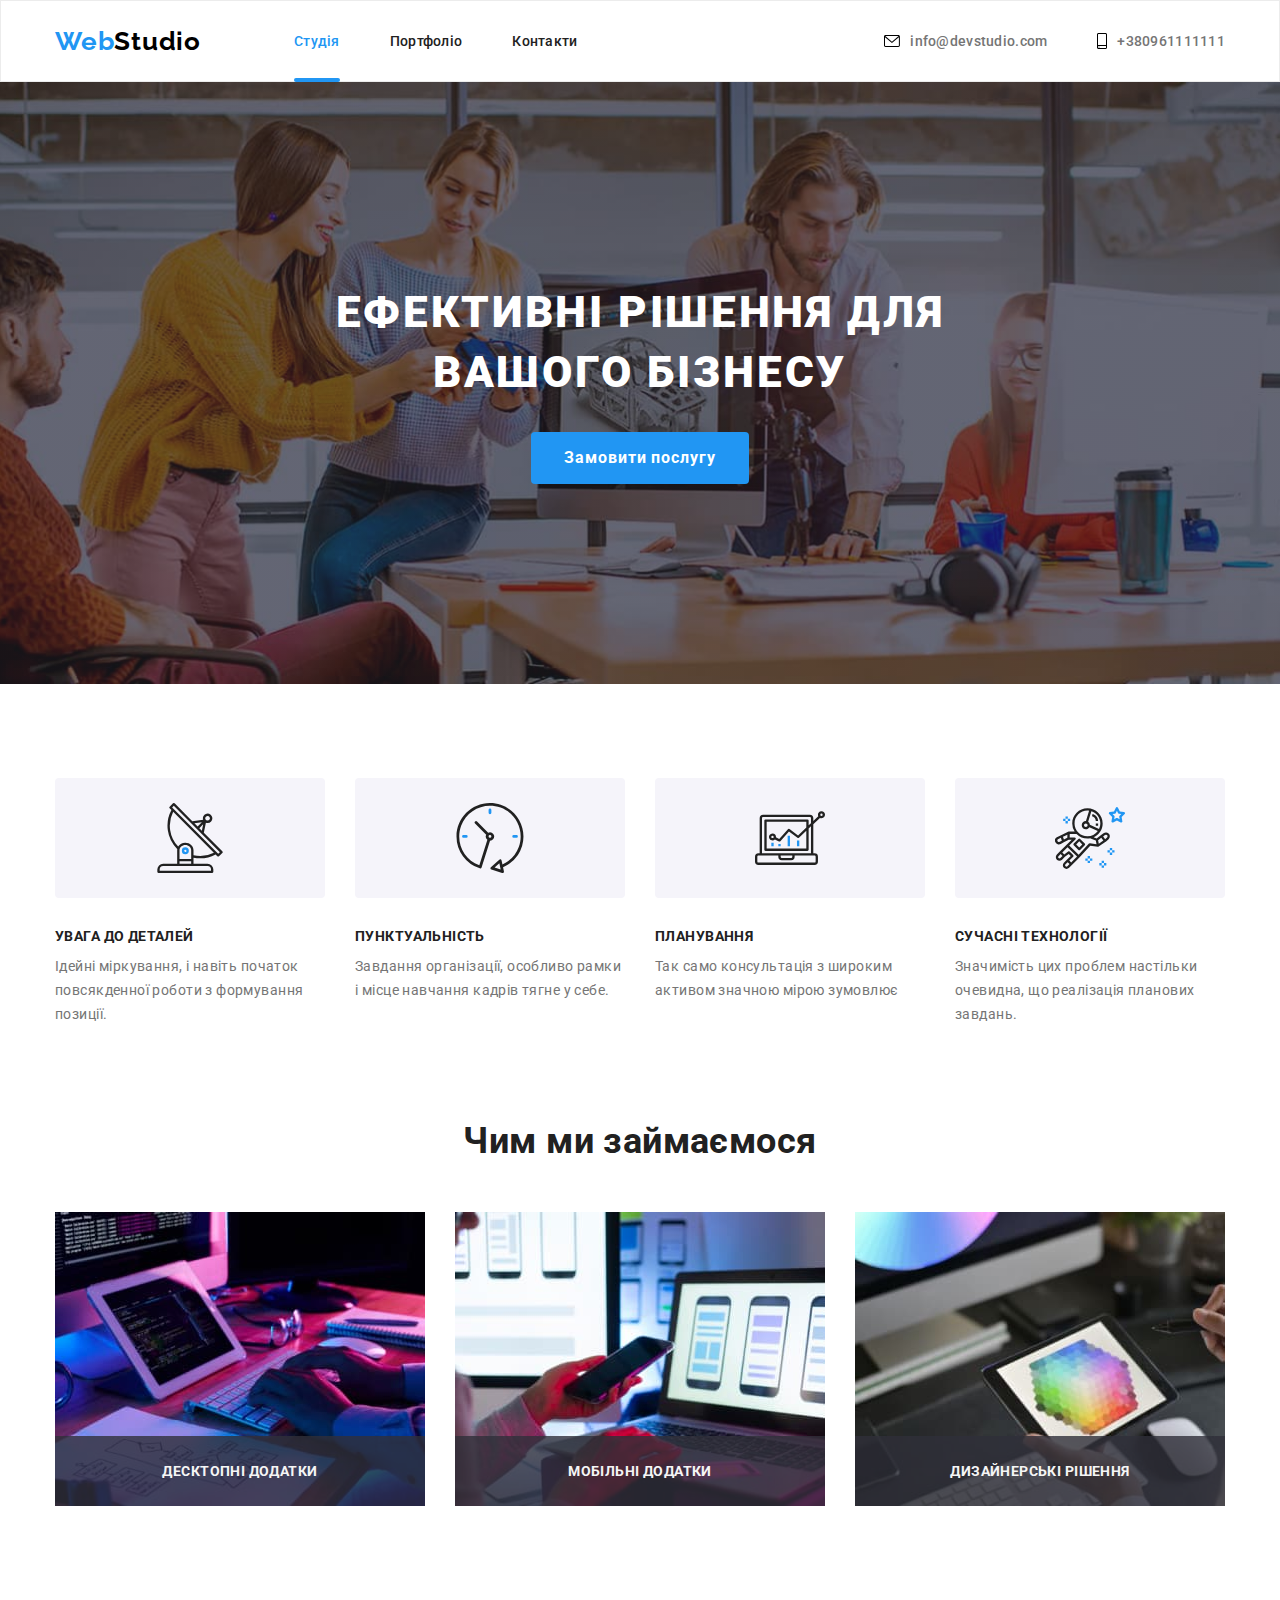
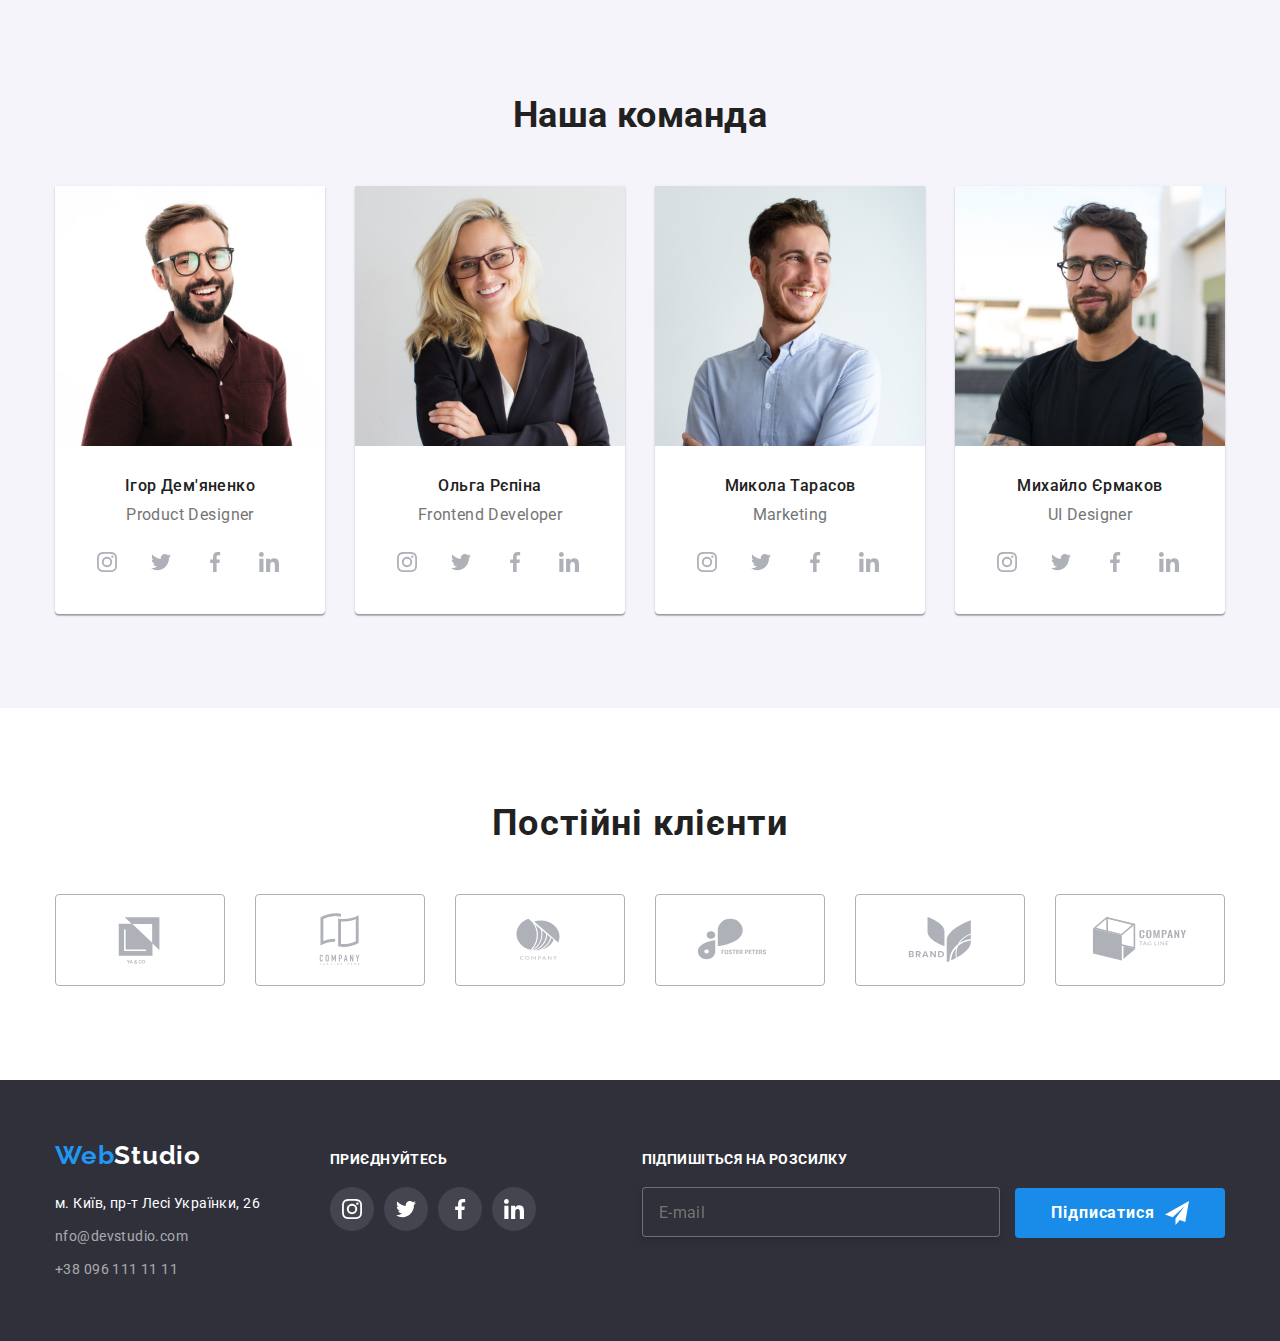
<file: index.html>
<!DOCTYPE html>
<html lang="uk">
  <head>
    <meta charset="UTF-8" />
    <meta http-equiv="X-UA-Compatible" content="IE=edge" />
    <meta name="viewport" content="width=device-width, initial-scale=1.0" />
    <title>WebStudio</title>
    <link rel="preconnect" href="https://fonts.googleapis.com" />
    <link rel="preconnect" href="https://fonts.gstatic.com" crossorigin />
    <link href="https://fonts.googleapis.com/css2?family=Raleway:wght@700&family=Roboto:wght@400;500;700;900&family=Tangerine:wght@700&display=swap" rel="stylesheet" />
    <link rel="stylesheet" href="https://cdnjs.cloudflare.com/ajax/libs/modern-normalize/1.1.0/modern-normalize.min.css" />
    <link rel="stylesheet" href="./css/styles.css" />
  </head>
  <body class="page">
    <header class="header">
      <div class="container main-nav">
        <a lang="en" class="logo link" href="./index.html" target="_self" rel="noopener noreferrer"> Web<span class="logo-header">Studio</span> </a>
        <nav class="nav">
          <ul class="nav-list list">
            <li class="nav-item">
              <a class="nav-link current link" href="./index.html" target="_self" rel="noopener noreferrer" > Студія </a>
            </li>
            <li class="nav-item">
              <a class="nav-link link" href="./portfolio.html" target="_self" rel="noopener noreferrer"> Портфоліо </a>
            </li>
            <li class="nav-item"><a class="nav-link link" href="#">Контакти</a></li>
          </ul>
        </nav>
        <ul class="header-contacts list">
          <li class="contacts-item">
            <a class="link header-link com" href="mailto:info@devstudio.com"
              ><svg class="header-icon" width="16" height="12">
                <use href="./images/icons.svg#envelope"></use></svg
              >info@devstudio.com</a
            >
          </li>
          <li class="contacts-item">
            <a class="link header-link tel" href="tel:+380961111111"
              ><svg class="header-icon" width="10" height="16">
                <use href="./images/icons.svg#smartphone"></use></svg
              >+380961111111</a
            ></li
          >
        </ul>
      </div>
    </header>
    <main class="main">
      <section class="hero main-foto">
        <div class="container">
          <h1 class="hero-title">Ефективні рішення для вашого бізнесу</h1>
          <button class="hero-button" data-modal-open type="button" value="">Замовити послугу</button>
        </div>
        <!-- Modal -->
        <div class="backdrop is-hidden" data-modal>
          <div class="modal">
            <button type="button" class="modal-btn" data-modal-close>
              <svg class="modal-icon" width="18" height="18">
                <use href="./images/icons.svg#cross"></use>
              </svg>
            </button>

            <form class="register-form" name="register-form">
              <strong class="register-form-title">Залиште свої дані, ми вам передзвонимо</strong>
    
              <div class="register-form-group" role="group">
                <label class="register-form-field">
                  <span class="register-form-label">Ім'я</span>
                  <input class="register-form-input" type="text" name="" required minlength="3"/>
                  <svg class="register-form-icon" width="18" height="18">
                    <use href="./images/icons.svg#person"></use>
                  </svg>
                </label>
    
                <label class="register-form-field">
                  <span class="register-form-label">Телефон</span>
                  <input class="register-form-input" type="text" name="" required/>
                  <svg class="register-form-icon" width="18" height="18">
                    <use href="./images/icons.svg#phone"></use>
                  </svg>
                </label>
    
                <label class="register-form-field">
                  <span class="register-form-label">Пошта</span>
                  <input class="register-form-input" type="email" name="" required/>
                  <svg class="register-form-icon" width="18" height="18">
                    <use href="./images/icons.svg#email"></use>
                  </svg>
                </label>
    
                <label class="register-form-field">
                  <span class="register-form-label">Коментар</span>
                  <textarea class="register-form-massage"name="" rows="5" placeholder="Введіть текст"></textarea>
                </label>
              </div>
    
              <label class="register-form-agreement">
                <input class="register-form-checkbox" type="checkbox" name="" id="" />
                <svg class="register-form-icons visually-hidden" width="16" height="15">
                  <use class="icon-unchecked" href="./images/icons.svg#Vector"></use>
                </svg>
                <span class="register-form-desk">Погоджуюся з розсилкою та приймаю 
                  <a class="register-form-link" href="">Умови договору</a></span>
              </label>
    
              <button class="register-form-btn" type="submit">Відправити</button>
            </form>
          </div>
        </div>
      </section>
      <!--features-->

      <section class="features">
        <div class="container">
          <h2 class="visually-hidden">Ососбливості</h2>
          <ul class="features-list list">
            <li class="features-item">
              <div class="features-link">
                <svg class="features-icon" width="70" height="70">
                  <use href="./images/icons.svg#antenna"></use>
                </svg>
              </div>
              <h3 class="features-subtitle">Увага до деталей</h3>
              <p class="text"> Ідейні міркування, і навіть початок повсякденної роботи з формування позиції. </p>
            </li>
            <li class="features-item">
              <div class="features-link">
                <svg class="features-icon" width="70" height="70">
                  <use href="./images/icons.svg#clock"></use>
                </svg>
              </div>
              <h3 class="features-subtitle">Пунктуальність</h3>
              <p class="text"> Завдання організації, особливо рамки і місце навчання кадрів тягне у себе. </p>
            </li>
            <li class="features-item">
              <div class="features-link">
                <svg class="features-icon" width="70" height="70">
                  <use href="./images/icons.svg#diagram"></use>
                </svg>
              </div>
              <h3 class="features-subtitle">Планування</h3>
              <p class="text">Так само консультація з широким активом значною мірою зумовлює</p>
            </li>
            <li class="features-item">
              <div class="features-link">
                <svg class="features-icon" width="70" height="70">
                  <use href="./images/icons.svg#astronaut"></use>
                </svg>
              </div>
              <h3 class="features-subtitle">Сучасні технології</h3>
              <p class="text"> Значимість цих проблем настільки очевидна, що реалізація планових завдань. </p>
            </li>
          </ul>
        </div>
      </section>
      <!-- about-->
      <section class="about">
        <div class="container">
          <h2 class="about-title">Чим ми займаємося</h2>
          <ul class="about-list list">
            <li class="about-item">
              <div class="about-schild">
                <p class="schild">
                  Десктопні додатки
                </p>
              </div>
              <img class="img about" src="./images/about/img1.jpg" alt="Пишемо код" width="370" height="294" />
            </li>
            <li class="about-item">
              <div class="about-schild">
                <p class="schild">
                  Мобільні додатки
                </p>
              </div>
              <img class="img about" src="./images/about/img2.jpg" alt="Создаэмо дизайн" width="370" height="294" />
            </li>
            <li class="about-item">
              <div class="about-schild">
                <p class="schild">
                  Дизайнерські рішення
                </p>
              </div>
              <img class="img about" src="./images/about/img3.jpg" alt="Синхранізуємо девайси" width="370" height="294" />
            </li>
          </ul>
        </div>
      </section>

      <!-- our team-->
      <section class="team">
        <div class="container">
          <h2 class="team-title">Наша команда</h2>
          <ul class="team-list list">
            <li class="team-item">
              <img class="img" src="./images/our-team/img1.jpg" alt="світловолосий чоловік" width="270" height="260" />
              <div class="cont-card">
                <h3 class="team-name">Ігор Дем'яненко</h3>
                <p class="team-aside" lang="en">Product Designer</p>
                <ul class="team-social list">
                  <li class="team-social-item list">
                    <a class="team-social-item-link" href="https://instagram.com" target="_blank" rel="noopener noreferrer" aria-label="Instagram">
                      <svg class="icon-link" width="20" height="20"><use href="./images/icons.svg#instagram"></use></svg>
                    </a>
                  </li>
                  <li class="team-social-item">
                    <a class="team-social-item-link" href="#">
                      <svg class="icon-link" width="20" height="20"><use href="./images/icons.svg#twitter"></use></svg>
                    </a>
                  </li>
                  <li class="team-social-item">
                    <a class="team-social-item-link" href="https://facebook.com" target="_blank" rel="noopener noreferrer" aria-label="Facebook">
                      <svg class="icon-link" width="20" height="20"><use href="./images/icons.svg#facebook"></use></svg>
                    </a>
                  </li>
                  <li class="team-social-item">
                    <a class="team-social-item-link" href="https://linkedin.com" target="_blank" rel="noopener noreferrer" aria-label="linkedin">
                      <svg class="icon-link" width="20" height="20"><use href="./images/icons.svg#linkedin"></use></svg>
                    </a>
                  </li>
                </ul>
              </div>
            </li>
            <li class="team-item">
              <img class="img" src="./images/our-team/img2.jpg" alt="жінка в чорному жакеті" width="270" height="260" />
              <div class="cont-card">
                <h3 class="team-name">Ольга Рєпіна</h3>
                <p class="team-aside" lang="en">Frontend Developer</p>
                <ul class="team-social list">
                  <li class="team-social-item list">
                    <a class="team-social-item-link" href="https://instagram.com" target="_blank" rel="noopener noreferrer" aria-label="Instagram">
                      <svg class="icon-link" width="20" height="20"><use href="./images/icons.svg#instagram"></use></svg>
                    </a>
                  </li>
                  <li class="team-social-item">
                    <a class="team-social-item-link" href="https://twitter.com" target="_blank" rel="noopener noreferrer" aria-label="Twitter">
                      <svg class="icon-link" width="20" height="20"><use href="./images/icons.svg#twitter"></use></svg>
                    </a>
                  </li>
                  <li class="team-social-item">
                    <a class="team-social-item-link" href="https://facebook.com" target="_blank" rel="noopener noreferrer" aria-label="Facebook">
                      <svg class="icon-link" width="20" height="20"><use href="./images/icons.svg#facebook"></use></svg>
                    </a>
                  </li>
                  <li class="team-social-item">
                    <a class="team-social-item-link" href="https://linkedin.com" target="_blank" rel="noopener noreferrer" aria-label="linkedin">
                      <svg class="icon-link" width="20" height="20"><use href="./images/icons.svg#linkedin"></use></svg>
                    </a>
                  </li>
                </ul>
              </div>
            </li>
            <li class="team-item">
              <img class="img" src="./images/our-team/img3.jpg" alt="чоловік в білій сорочці" width="270" height="260" />
              <div class="cont-card">
                <h3 class="team-name">Микола Тарасов</h3>
                <p class="team-aside" lang="en">Marketing</p>
                <ul class="team-social list">
                  <li class="team-social-item list">
                    <a class="team-social-item-link" href="https://instagram.com" target="_blank" rel="noopener noreferrer" aria-label="Instagram">
                      <svg class="icon-link" width="20" height="20"><use href="./images/icons.svg#instagram"></use></svg>
                    </a>
                  </li>
                  <li class="team-social-item">
                    <a class="team-social-item-link" href="https://twitter.com" target="_blank" rel="noopener noreferrer" aria-label="Twitter">
                      <svg class="icon-link" width="20" height="20"><use href="./images/icons.svg#twitter"></use></svg>
                    </a>
                  </li>
                  <li class="team-social-item">
                    <a class="team-social-item-link" href="https://facebook.com" target="_blank" rel="noopener noreferrer" aria-label="Facebook">
                      <svg class="icon-link" width="20" height="20"><use href="./images/icons.svg#facebook"></use></svg>
                    </a>
                  </li>
                  <li class="team-social-item">
                    <a class="team-social-item-link" href="https://linkedin.com" target="_blank" rel="noopener noreferrer" aria-label="linkedin">
                      <svg class="icon-link" width="20" height="20"><use href="./images/icons.svg#linkedin"></use></svg>
                    </a>
                  </li>
                </ul>
              </div>
            </li>
            <li class="team-item">
              <img class="img" src="./images/our-team/img4.jpg" alt="темноволосий чоловік в окулярах" width="270" height="260" />
              <div class="cont-card">
                <h3 class="team-name">Михайло Єрмаков</h3>
                <p class="team-aside" lang="en">UI Designer</p>
                <ul class="team-social list">
                  <li class="team-social-item list">
                    <a class="team-social-item-link" href="https://instagram.com" target="_blank" rel="noopener noreferrer" aria-label="Instagram">
                      <svg class="icon-link" width="20" height="20"><use href="./images/icons.svg#instagram"></use></svg>
                    </a>
                  </li>
                  <li class="team-social-item">
                    <a class="team-social-item-link" href="https://twitter.com" target="_blank" rel="noopener noreferrer" aria-label="Twitter">
                      <svg class="icon-link" width="20" height="20"><use href="./images/icons.svg#twitter"></use></svg>
                    </a>
                  </li>
                  <li class="team-social-item">
                    <a class="team-social-item-link" href="https://facebook.com" target="_blank" rel="noopener noreferrer" aria-label="Facebook">
                      <svg class="icon-link" width="20" height="20"><use href="./images/icons.svg#facebook"></use></svg>
                    </a>
                  </li>
                  <li class="team-social-item">
                    <a class="team-social-item-link" href="https://linkedin.com" target="_blank" rel="noopener noreferrer" aria-label="linkedin">
                      <svg class="icon-link" width="20" height="20"><use href="./images/icons.svg#linkedin"></use></svg>
                    </a>
                  </li>
                </ul>
              </div>
            </li>
          </ul>
        </div>
      </section>
      <section class="section section-client">
        <div class="container">
          <h2 class="studio-clients">Постійні клієнти</h2>
          <ul class="client-logo list">
            <li class="client-item">
              <a class="client-link" href="#"><svg class="client-icon" width="106" height="60"><use href="./images/icons.svg#Logo"></use></svg>
              </a>
            </li>
            <li class="client-item">
              <a class="client-link" href="#"><svg class="client-icon" width="106" height="60"><use href="./images/icons.svg#Logo-1"></use></svg>
              </a>
            </li>
            <li class="client-item">
              <a class="client-link" href="#"><svg class="client-icon" width="106" height="60"><use href="./images/icons.svg#Logo-2"></use></svg>
              </a>
            </li>
            <li class="client-item">
              <a class="client-link" href="#"
                ><svg class="client-icon" width="106" height="60"><use href="./images/icons.svg#Logo-3"></use></svg>
              </a>
            </li>
            <li class="client-item">
              <a class="client-link" href="#"
                ><svg class="client-icon" width="106" height="60"><use href="./images/icons.svg#Logo-4"></use></svg>
              </a>
            </li>
            <li class="client-item">
              <a class="client-link" href="#"><svg class="client-icon" width="106" height="60"><use href="./images/icons.svg#Logo-5"></use></svg>
              </a>
            </li>
          </ul>
        </div>
      </section>
    </main>

    <footer class="footer">
      <div class="container container-footer">
        <div class="contact-footer">
          <a lang="en" class="logo-container-footer link" href="./index.html" target="_self" rel="noopener noreferrer"> Web<span class="logo-footer">Studio</span> </a>
          <address class="adress">
            <ul class="address-list list">
              <li class="address-item">
                <a class="link" href="https://goo.gl/maps/aSpXMpWNMVP75BuT6" target="_blank" rel="noopener no referrer"> м. Київ, пр-т Лесі Українки, 26 </a>
              </li>
              <li class="address-item-com">
                <a class="link" href="mailto:info@devstudio.com">nfo@devstudio.com</a>
              </li>
              <li class="address-item-tel">
                <a class="link" href="tel:+380961111111">+38 096 111 11 11</a>
              </li>
            </ul>
          </address>
        </div>

        <div class="goin">
          <p class="footer-goin">приєднуйтесь</p>
          <ul class="goin-list list">
            <li class="going-link">
              <a class="socials-link-footer" href="https://instagram.com" target="_blank" rel="noopener noreferrer" aria-label="Instagram">
                <svg class="icon-link" width="20" height="20"><use href="./images/icons.svg#instagram"></use></svg>
              </a>
            </li>
            <li class="going-link">
              <a class="socials-link-footer" href="https://twitter.com" target="_blank" rel="noopener noreferrer" aria-label="Twitter">
                <svg class="icon-link" width="20" height="20"><use href="./images/icons.svg#twitter"></use></svg>
              </a>
            </li>
            <li class="going-link">
              <a class="socials-link-footer" href="https://facebook.com" target="_blank" rel="noopener noreferrer" aria-label="Facebook">
                <svg class="icon-link" width="20" height="20"><use href="./images/icons.svg#facebook"></use></svg>
              </a>
            </li>
            <li>
              <a class="socials-link-footer" href="https://linkedin.com" target="_blank" rel="noopener noreferrer" aria-label="linkedin">
                <svg class="icon-link" width="20" height="20"><use href="./images/icons.svg#linkedin"></use></svg>
              </a>
            </li>
          </ul>
        </div>
        <div class="footer-form">
          <p class="footer-form-p">Підпишіться на розсилку</p>
          <div class="footer-form-flex">
            <form action="#" class="footer-form-relativ">
              <label class="mail">
              <input type="email" name="email" class="footer-form-email" placeholder="E-mail" />
              </label>
              <button type="submit" class="footer-form-button">
                Підписатися
                <svg class="footer-form-img" width="24" height="24" >
                  <use  href="./images/icons.svg#icon-send"></use>
                </svg>
              </button>
            </form>
          </div>
        </div>
      </div>
    </footer>
    <script src="./js/modal.js"></script>
  </body>
</html>
</file>
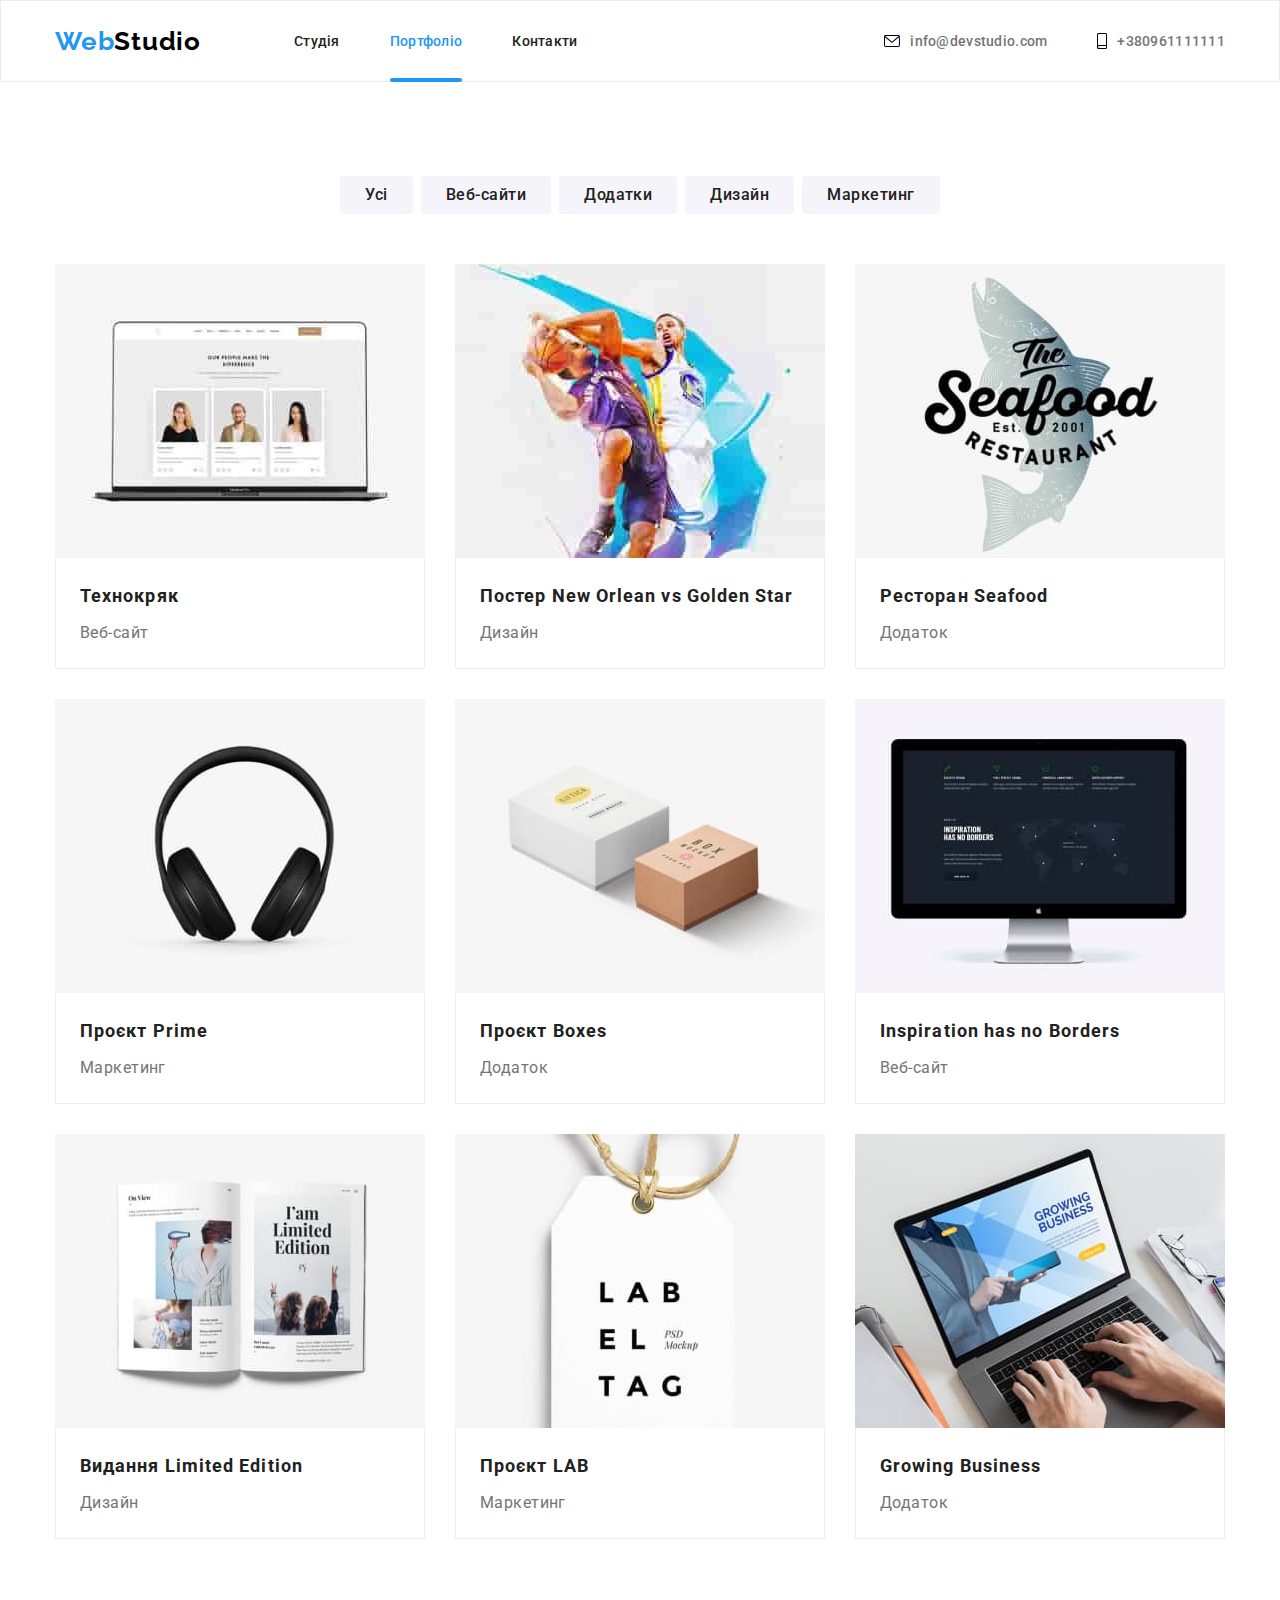
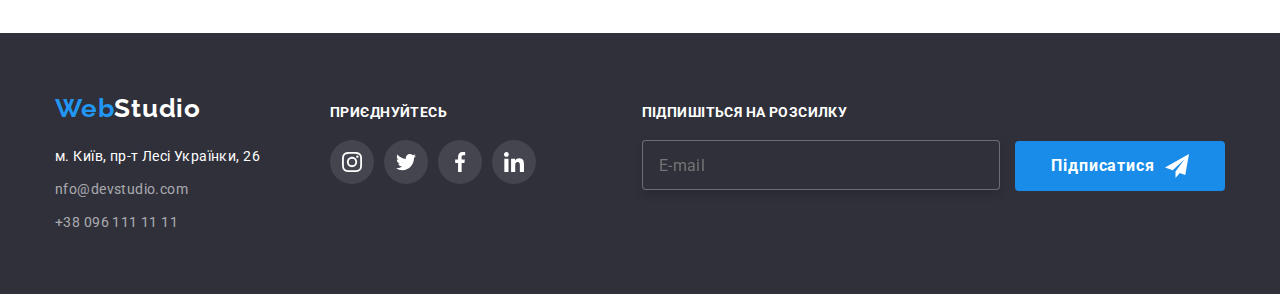
<file: portfolio.html>
<!DOCTYPE html>
<html lang="uk">
  <head>
    <meta charset="UTF-8" />
    <meta http-equiv="X-UA-Compatible" content="IE=edge" />
    <meta name="viewport" content="width=device-width, initial-scale=1.0" />
    <title>WebStudio</title>
    <link rel="preconnect" href="https://fonts.googleapis.com" />
    <link rel="preconnect" href="https://fonts.gstatic.com" crossorigin />
    <link
      href="https://fonts.googleapis.com/css2?family=Raleway:wght@700&family=Roboto:wght@400;500;700;900&family=Tangerine:wght@700&display=swap"
      rel="stylesheet"
    />
    <link
      rel="stylesheet"
      href="https://cdnjs.cloudflare.com/ajax/libs/modern-normalize/1.1.0/modern-normalize.min.css"
    />
    <link rel="stylesheet" href="./css/styles.css" />
  </head>
  <body class="page">
    <header class="header">
      <div class="container main-nav">
      <a lang="en" class="logo link" href="./index.html" target="_self" rel="noopener noreferrer">
        Web<span class="logo-header">Studio</span>
      </a>
      <nav class="nav">
        <ul class="nav-list list">
          <li class="nav-item">
            <a class="link nav-link" href="./index.html" target="_self" rel="noopener noreferrer">
              Студія
            </a>
          </li>
          <li class="nav-item">
            <a class="link  nav-link current" href="./portfolio.html" target="_self" rel="noopener noreferrer">
              Портфоліо
            </a>
          </li>
          <li class="nav-item"><a class="link nav-link" href="#">Контакти</a></li>
        </ul>
      </nav>
      <ul class="header-contacts list">
        <li class="contacts-item ">
          <a class="link header-link com" href="mailto:info@devstudio.com"><svg class="header-icon" width="16" height="12">
            <use href="./images/icons.svg#envelope"></use></svg
          >info@devstudio.com</a>
        </li>
        <li class="contacts-item ">
          <a class="link header-link tel" href="tel:+380961111111"><svg class="header-icon" width="10" height="16">
            <use href="./images/icons.svg#smartphone"></use></svg
          >+380961111111</a></li>
      </ul>
         </div>
    </header>
  <main class="main">
    <section class="portfolio">
      <div class="container">
      <h1 class="visually-hidden">наші послуги</h1>
      <ul class="portfolio-button list">
        <li><button class="portfolio-btn" type="button">Усі</button></li>
        <li><button class="portfolio-btn" type="button">Веб-сайти</button></li>
        <li><button class="portfolio-btn" type="button">Додатки</button></li>
        <li><button class="portfolio-btn" type="button">Дизайн</button></li>
        <li><button class="portfolio-btn" type="button">Маркетинг</button></li>
      </ul>
      <ul class="portfolio-list list">
        <li class="portfolio-item">
          <a class="portfolio-card-item-link" href="#">
          <div class="anime-card">
            <img class="img" src="./images/portfolio/img1.jpg" alt="три робітники" width="370" height="294" />
           <p class="text-card-anime">Ресурс пропонує комплексні пропозиції з різним рівнем функціоналу та сервісів. Все це дозволить відвідувачу отримати вичерпні відомості про компанію чи приватну особу.
           </p>
          </div>
          <div class="text-card">
          <h2 class="portfolio-heading">Технокряк</h2>
          <p class="portfolio-desc">Веб-сайт</p>
          </div>
          </a>
        </li>
        <li class="portfolio-item">
          <a class="portfolio-card-item-link" href="#">
          <div class="anime-card">
            <img class="img" src="./images/portfolio/img2.jpg" alt="постер з двома баскетболістами" width="370"
            height="294" />
            <p class="text-card-anime">Ресурс пропонує комплексні пропозиції з різним рівнем функціоналу та сервісів. Все це дозволить відвідувачу отримати вичерпні відомості про компанію чи приватну особу.
           </p>
            </div>
              <div class="text-card">
          <h2 class="portfolio-heading">Постер <span lang="en">New Orlean vs Golden Star
            </span>
          </h2>
          <p class="portfolio-desc">Дизайн</p>
          </div>
          </a>
        </li>
        <li class="portfolio-item">
          <a class="portfolio-card-item-link" href="#">
          <div class="anime-card">
            <img class="img" src="./images/portfolio/img3.jpg" alt="лого рибного ресторану" width="370" height="294" />
          <p class="text-card-anime">Ресурс пропонує комплексні пропозиції з різним рівнем функціоналу та сервісів. Все це дозволить відвідувачу отримати вичерпні відомості про компанію чи приватну особу.
           </p>
          </div>
          <div class="text-card">
          <h2 class="portfolio-heading">Ресторан<span lang="en">
              Seafood
            </span>
          </h2>
          <p class="portfolio-desc">Додаток</p>
          </div>
          </a>
        </li>
        <li class="portfolio-item">
          <a class="portfolio-card-item-link" href="#">
           <div class="anime-card">
            <img class="img" src="./images/portfolio/img4.jpg" alt="навушники" width="370" height="294" />
          <p class="text-card-anime">Ресурс пропонує комплексні пропозиції з різним рівнем функціоналу та сервісів. Все це дозволить відвідувачу отримати вичерпні відомості про компанію чи приватну особу.
           </p>
          </div>
            <div class="text-card">
          <h2 class="portfolio-heading">Проєкт<span lang="en">
              Prime
            </span></h2>
          <p class="portfolio-desc">Маркетинг</p>
          </div>
          </a>
        </li>
        <li class="portfolio-item">
          <a class="portfolio-card-item-link" href="#">
          <div class="anime-card">
            <img class="img" src="./images/portfolio/img5.jpg" alt="дві кортонні коробки" width="370" height="294" />
         <p class="text-card-anime">Ресурс пропонує комплексні пропозиції з різним рівнем функціоналу та сервісів. Все це дозволить відвідувачу отримати вичерпні відомості про компанію чи приватну особу.
           </p>
           </div>
          <div class="text-card">
          <h2 class="portfolio-heading">Проєкт<span lang="en">
              Boxes
            </span>
          </h2>
          <p class="portfolio-desc">Додаток
          </p>
          </div>
          </a>
        </li>
        <li class="portfolio-item">
          <a class="portfolio-card-item-link" href="#">
         <div class="anime-card">
            <img class="img" src="./images/portfolio/img6.jpg" alt="монітор" width="370" height="294" />
          <p class="text-card-anime">Ресурс пропонує комплексні пропозиції з різним рівнем функціоналу та сервісів. Все це дозволить відвідувачу отримати вичерпні відомості про компанію чи приватну особу.
           </p>
          </div>
            <div class="text-card">
          <h2 class="portfolio-heading" lang="en">Inspiration has no Borders</h2>
          <p class="portfolio-desc">Веб-сайт</p>
          </div>
          </a>
        </li>
        <li class="portfolio-item">
          <a class="portfolio-card-item-link" href="#">
          <div class="anime-card">
            <img class="img" src="./images/portfolio/img7.jpg" alt="відкрита книга" width="370" height="294" />
        <p class="text-card-anime">Ресурс пропонує комплексні пропозиції з різним рівнем функціоналу та сервісів. Все це дозволить відвідувачу отримати вичерпні відомості про компанію чи приватну особу.
           </p>
          </div>
            <div class="text-card">
          <h2 class="portfolio-heading">Видання<span lang="en">
              Limited Edition
            </span>
          </h2>
          <p class="portfolio-desc">Дизайн</p>
          </div>
          </a>
        </li>
        <li class="portfolio-item">
          <a class="portfolio-card-item-link" href="#">
          <div class="anime-card">
            <img class="img" src="./images/portfolio/img8.jpg" alt="табличка з логотипом" width="370" height="294" />
           <p class="text-card-anime">Ресурс пропонує комплексні пропозиції з різним рівнем функціоналу та сервісів. Все це дозволить відвідувачу отримати вичерпні відомості про компанію чи приватну особу.
           </p>
          </div>
            <div class="text-card">
          <h2 class="portfolio-heading">Проєкт<span lang="en">
              LAB
            </span>
          </h2>
          <p class="portfolio-desc">Маркетинг</p>
          </div>
          </a>
        </li>
        <li class="portfolio-item">
          <a class="portfolio-card-item-link" href="#">
          <div class="anime-card">
            <img class="img" src="images/portfolio/img9.jpg" alt="робочій процесс за ноутбуком" width="370"
            height="294" />
             <p class="text-card-anime">Ресурс пропонує комплексні пропозиції з різним рівнем функціоналу та сервісів. Все це дозволить відвідувачу отримати вичерпні відомості про компанію чи приватну особу.
           </p>
          </div>
            <div class="text-card">
          <h2 class="portfolio-heading" lang="en">Growing Business</h2>
          <p class="portfolio-desc">Додаток</p>
          </div>
          </a>
        </li>
      </ul>
    </div>
    </section>
  </main>

    <footer class="footer">
      <div class="container container-footer">
        <div class="contact-footer">
      <a lang="en" class="logo-container-footer link" href="./index.html" target="_self" rel="noopener noreferrer">
        Web<span class="logo-footer">Studio</span>
      </a>
      <address class="adress">
        <ul class="address-list list">
          <li class="address-item">
            <a
              class="link"
              href="https://goo.gl/maps/aSpXMpWNMVP75BuT6"
              target="_blank"
              rel="noopener no referrer"
            >
              м. Київ, пр-т Лесі Українки, 26
            </a>
          </li>
          <li class="address-item-com">
            <a class="link" href="mailto:info@devstudio.com">nfo@devstudio.com</a>
          </li>
          <li class="address-item-tel">
            <a class="link" href="tel:+380961111111">+38 096 111 11 11</a>
          </li>
        </ul>
      </address>
    </div>
      
      <div class="goin">
        <p class="footer-goin">приєднуйтесь</p>
        <ul class="goin-list list">
            <li class="going-link">
              <a class="socials-link-footer" href="https://instagram.com"   target="_blank"
              rel="noopener noreferrer"
              aria-label="Instagram">
                <svg class="icon-link" width="20" height="20"><use href="./images/icons.svg#instagram"></use></svg>
              </a>
            </li>
            <li class="going-link">
              <a class="socials-link-footer" href="https://twitter.com"  target="_blank"
              rel="noopener noreferrer"
              aria-label="Twitter">
                <svg class="icon-link" width="20" height="20"><use href="./images/icons.svg#twitter"></use></svg>
              </a>
            </li>
            <li class="going-link">
              <a class="socials-link-footer" href="https://facebook.com"  target="_blank"
              rel="noopener noreferrer"
              aria-label="Facebook">
                <svg class="icon-link" width="20" height="20"><use href="./images/icons.svg#facebook"></use></svg>
              </a>
            </li>
            <li>
              <a class="socials-link-footer" href="https://linkedin.com"  target="_blank"
              rel="noopener noreferrer"
              aria-label="linkedin">
                <svg class="icon-link" width="20" height="20"><use href="./images/icons.svg#linkedin"></use></svg>
              </a>
            </li>
          </ul>
      </div>
      <div class="footer-form">
          <p class="footer-form-p">Підпишіться на розсилку</p>
          <div class="footer-form-flex">
            <form action="#" class="footer-form-relativ">
              <label class="mail">
              <input type="email" name="email" class="footer-form-email" placeholder="E-mail" />
              </label>
              <button type="submit" class="footer-form-button">
                Підписатися
                <svg class="footer-form-img" width="24" height="24" >
                  <use  href="./images/icons.svg#icon-send"></use>
                </svg>
              </button>
            </form>
          </div>
        </div>
      </div>
    </footer>
</body>

</html>
</file>
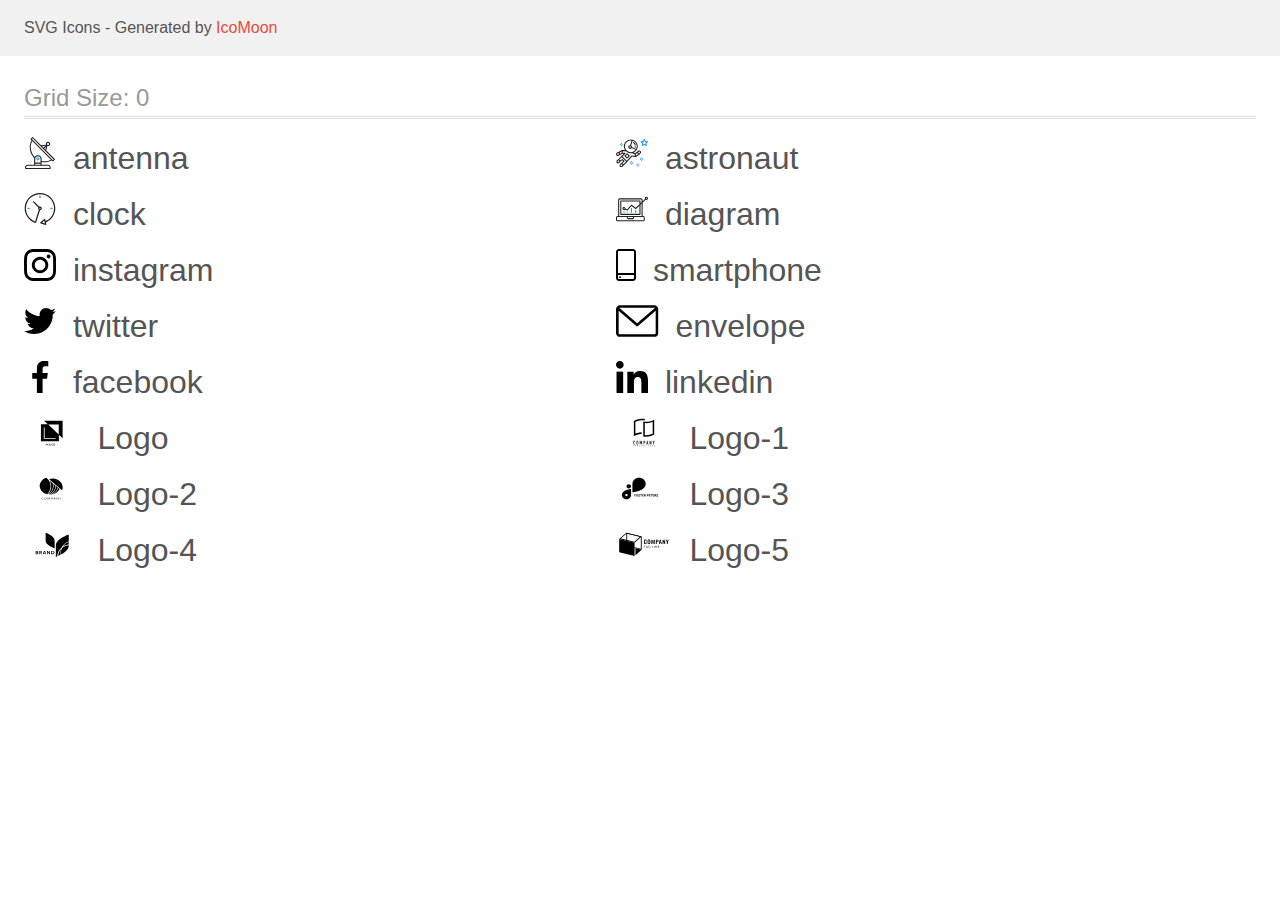
<file: images/icon-svg/icomoon/demo.html>
<!doctype html>
<html>
<head>
    <title>IcoMoon - SVG Icons</title>
    <meta charset="utf-8">
    <meta name="viewport" content="width=device-width, initial-scale=1">
    <link rel="stylesheet" href="demo-files/demo.css">
    <link rel="stylesheet" href="style.css">
</head>
<body>
<svg aria-hidden="true" style="position: absolute; width: 0; height: 0; overflow: hidden;" version="1.1" xmlns="http://www.w3.org/2000/svg" xmlns:xlink="http://www.w3.org/1999/xlink">
<defs>
<symbol id="antenna" viewBox="0 0 32 32">
<path fill="#212121" style="fill: var(--color1, #212121)" d="M30.773 22.098l-8.443-8.505 0.937-4.615c0.242 0.094 0.499 0.144 0.758 0.146h0.006c1.192 0.014 2.17-0.941 2.184-2.133s-0.941-2.17-2.133-2.184c-1.192-0.014-2.17 0.941-2.184 2.133-0.003 0.255 0.039 0.509 0.125 0.749l-4.96 0.605-8.091-8.133c-0.099-0.101-0.235-0.159-0.377-0.16-0.14 0.001-0.274 0.056-0.373 0.155l-1.513 1.504c-0.208 0.208-0.208 0.546 0 0.754l0.814 0.826c-3.153 5.798-2.129 12.978 2.519 17.663 0.043 0.041 0.092 0.074 0.146 0.098-0.034 0.18-0.051 0.364-0.052 0.547v6.187h-6.4c-1.472 0.002-2.665 1.195-2.667 2.667v1.067c0 0.295 0.239 0.533 0.533 0.533h24.533c0.295 0 0.533-0.239 0.533-0.533v-1.067c-0.002-1.472-1.195-2.665-2.667-2.667h-6.4v-2.742c1.003 0.21 2.024 0.317 3.049 0.32 2.458-0.003 4.877-0.615 7.040-1.783l0.818 0.823c0.099 0.101 0.235 0.159 0.377 0.16 0.14-0.001 0.274-0.056 0.373-0.155l1.513-1.504c0.208-0.208 0.208-0.546 0-0.754zM23.28 6.233c0.418-0.415 1.093-0.414 1.508 0.004s0.414 1.093-0.004 1.508c-0.2 0.199-0.47 0.31-0.752 0.31h-0.003c-0.589-0.003-1.064-0.483-1.061-1.072 0.002-0.282 0.115-0.552 0.314-0.751h-0.002zM22.024 9.738l-0.598 2.946-1.175-1.182 1.774-1.763zM21.419 8.836l-1.92 1.909-1.485-1.493 3.405-0.415zM24.004 28.8c0.884 0 1.6 0.716 1.6 1.6v0.533h-23.467v-0.533c0-0.884 0.716-1.6 1.6-1.6h20.267zM16.537 26.667v1.067h-5.333v-1.067h5.333zM11.204 25.6v-4.053c0-1.294 1.196-2.347 2.667-2.347s2.667 1.053 2.667 2.347v4.053h-5.333zM17.604 23.904v-2.357c0-1.882-1.675-3.413-3.733-3.413-1.331-0.020-2.576 0.657-3.281 1.786-4.058-4.274-4.971-10.645-2.279-15.887l18.602 18.708c-2.872 1.461-6.165 1.873-9.309 1.163zM28.893 23.22l-21.057-21.181 0.755-0.752 7.935 7.98c0.004 0 0.006 0.007 0.010 0.010l13.115 13.191-0.757 0.752z"></path>
<path fill="#2196f3" style="fill: var(--color2, #2196f3)" d="M13.876 20.267h-0.005c-0.884-0.001-1.601 0.714-1.602 1.598s0.714 1.601 1.598 1.602h0.005c0.884 0.001 1.601-0.714 1.602-1.598s-0.714-1.601-1.598-1.602zM14.249 22.245c-0.1 0.1-0.236 0.156-0.378 0.155-0.295-0.002-0.532-0.242-0.531-0.536 0.001-0.141 0.057-0.276 0.157-0.375s0.233-0.154 0.373-0.155c0.295 0.002 0.532 0.241 0.53 0.536-0.001 0.141-0.057 0.276-0.157 0.375h0.005z"></path>
</symbol>
<symbol id="astronaut" viewBox="0 0 32 32">
<path fill="#2196f3" style="fill: var(--color2, #2196f3)" d="M31.974 4.524c-0.063-0.193-0.229-0.333-0.43-0.363l-1.91-0.278-0.855-1.731c-0.179-0.365-0.777-0.365-0.956 0l-0.855 1.731-1.91 0.278c-0.201 0.029-0.367 0.17-0.431 0.363-0.062 0.193-0.011 0.405 0.135 0.547l1.383 1.348-0.326 1.903c-0.034 0.2 0.048 0.402 0.212 0.522 0.166 0.121 0.382 0.135 0.562 0.040l1.709-0.899 1.709 0.899c0.078 0.041 0.164 0.061 0.249 0.061 0.11 0 0.221-0.034 0.314-0.102 0.164-0.119 0.246-0.322 0.212-0.522l-0.326-1.903 1.383-1.348c0.145-0.142 0.197-0.354 0.135-0.547zM29.511 5.851c-0.125 0.122-0.183 0.299-0.153 0.472l0.191 1.114-1-0.526c-0.078-0.041-0.163-0.061-0.249-0.061s-0.17 0.020-0.249 0.061l-1.001 0.526 0.191-1.114c0.030-0.173-0.028-0.349-0.153-0.472l-0.81-0.789 1.119-0.163c0.174-0.025 0.324-0.134 0.402-0.292l0.5-1.013 0.5 1.013c0.078 0.157 0.228 0.267 0.402 0.292l1.119 0.163-0.809 0.789z"></path>
<path fill="#2196f3" style="fill: var(--color2, #2196f3)" d="M26.134 20.522h-1.067v1.067h1.067v-1.067z"></path>
<path fill="#2196f3" style="fill: var(--color2, #2196f3)" d="M26.134 22.656h-1.067v1.067h1.067v-1.067z"></path>
<path fill="#2196f3" style="fill: var(--color2, #2196f3)" d="M27.2 21.589h-1.067v1.067h1.067v-1.067z"></path>
<path fill="#2196f3" style="fill: var(--color2, #2196f3)" d="M25.067 21.589h-1.067v1.067h1.067v-1.067z"></path>
<path fill="#2196f3" style="fill: var(--color2, #2196f3)" d="M22.4 26.389h-1.067v1.067h1.067v-1.067z"></path>
<path fill="#2196f3" style="fill: var(--color2, #2196f3)" d="M22.4 28.522h-1.067v1.067h1.067v-1.067z"></path>
<path fill="#2196f3" style="fill: var(--color2, #2196f3)" d="M23.467 27.456h-1.067v1.067h1.067v-1.067z"></path>
<path fill="#2196f3" style="fill: var(--color2, #2196f3)" d="M21.333 27.456h-1.067v1.067h1.067v-1.067z"></path>
<path fill="#2196f3" style="fill: var(--color2, #2196f3)" d="M16 24.256h-1.067v1.067h1.067v-1.067z"></path>
<path fill="#2196f3" style="fill: var(--color2, #2196f3)" d="M16 26.389h-1.067v1.067h1.067v-1.067z"></path>
<path fill="#2196f3" style="fill: var(--color2, #2196f3)" d="M17.067 25.322h-1.067v1.067h1.067v-1.067z"></path>
<path fill="#2196f3" style="fill: var(--color2, #2196f3)" d="M14.933 25.322h-1.067v1.067h1.067v-1.067z"></path>
<path fill="#2196f3" style="fill: var(--color2, #2196f3)" d="M5.867 6.122h-1.067v1.067h1.067v-1.067z"></path>
<path fill="#2196f3" style="fill: var(--color2, #2196f3)" d="M5.867 8.255h-1.067v1.067h1.067v-1.067z"></path>
<path fill="#2196f3" style="fill: var(--color2, #2196f3)" d="M6.933 7.189h-1.067v1.067h1.067v-1.067z"></path>
<path fill="#2196f3" style="fill: var(--color2, #2196f3)" d="M4.8 7.189h-1.067v1.067h1.067v-1.067z"></path>
<path fill="#212121" style="fill: var(--color1, #212121)" d="M24.715 14.159c-0.287-0.388-0.709-0.637-1.188-0.705-0.481-0.068-0.956 0.058-1.34 0.352l-1.252 0.96-1.898 1.417-1.358-0.541c2.421-1.086 4.114-3.508 4.114-6.32 0-3.823-3.123-6.933-6.961-6.933s-6.961 3.11-6.961 6.933c0 1.386 0.414 2.674 1.12 3.758l-2.764-0.024c-0.002 0-0.003 0-0.005 0-0.009 0-0.015 0.004-0.023 0.005-0.053 0.002-0.105 0.013-0.155 0.031-0.013 0.005-0.026 0.008-0.038 0.013-0.006 0.003-0.013 0.003-0.019 0.006l-3.233 1.596c-0.001 0-0.001 0-0.001 0.001l-1.893 0.911c-0.021 0.009-0.042 0.021-0.063 0.035-0.755 0.502-1.012 1.489-0.598 2.295 0.22 0.429 0.595 0.745 1.056 0.889 0.178 0.055 0.359 0.083 0.539 0.083 0.29 0 0.577-0.071 0.839-0.211l1.388-0.738 2.264-1.169 1.357-0.008-5.442 5.416c-0.001 0.001-0.001 0.001-0.002 0.001l-1.339 1.333c-0.316 0.315-0.49 0.732-0.49 1.178s0.174 0.863 0.49 1.179c0.325 0.323 0.752 0.485 1.179 0.485s0.854-0.162 1.18-0.485l1.314-1.309 1.741-1.3 0.901 0.897-1.762 1.754c-0 0.001-0.001 0.001-0.002 0.001l-1.339 1.333c-0.316 0.315-0.49 0.732-0.49 1.178s0.174 0.863 0.49 1.179c0.325 0.323 0.753 0.485 1.18 0.485s0.855-0.162 1.18-0.485l3.482-3.467c0.001-0.001 0.001-0.001 0.001-0.002l1.010-1-0.004-0.004c0.006-0.006 0.015-0.009 0.022-0.015l5.166-5.658 3.471 0.494c0.025 0.004 0.050 0.005 0.075 0.005 0.065 0 0.127-0.015 0.187-0.038 0.018-0.006 0.033-0.015 0.050-0.023 0.019-0.010 0.039-0.015 0.058-0.027l3.213-2.133c0.012-0.008 0.018-0.021 0.029-0.029 0.013-0.010 0.029-0.014 0.041-0.026l1.271-1.191c0.662-0.62 0.753-1.635 0.212-2.362zM2.13 17.77c-0.173 0.093-0.37 0.111-0.558 0.052-0.187-0.058-0.338-0.186-0.427-0.358-0.161-0.314-0.068-0.695 0.214-0.902l1.314-0.632 0.449 1.312-0.992 0.528zM5.628 15.942l-1.548 0.8-0.439-1.283 2.027-1.001-0.040 1.484zM20.727 9.322c0 0.918-0.219 1.785-0.599 2.559l-4.181-1.899c-0.044-0.573-0.341-1.075-0.788-1.388l1.464-4.86c2.378 0.756 4.105 2.974 4.105 5.588zM8.938 9.322c0-3.235 2.644-5.867 5.894-5.867 0.253 0 0.5 0.021 0.745 0.052l-1.432 4.754c-0.019-0.001-0.037-0.006-0.057-0.006-1.033 0-1.873 0.837-1.873 1.867s0.84 1.867 1.873 1.867c0.694 0 1.294-0.383 1.618-0.945l3.862 1.755c-1.075 1.446-2.795 2.39-4.737 2.39-3.25 0-5.894-2.632-5.894-5.867zM14.894 10.122c0 0.441-0.362 0.8-0.806 0.8s-0.806-0.359-0.806-0.8c0-0.441 0.362-0.8 0.806-0.8s0.806 0.359 0.806 0.8zM2.465 25.146c-0.236 0.234-0.619 0.234-0.854 0.001-0.114-0.114-0.176-0.263-0.176-0.423s0.062-0.309 0.176-0.421l0.962-0.958 0.851 0.848-0.959 0.955zM5.679 28.88c-0.236 0.234-0.619 0.235-0.855 0.001-0.114-0.114-0.176-0.263-0.176-0.423s0.062-0.309 0.176-0.421l0.963-0.959 0.852 0.848-0.96 0.955zM9.16 25.411c-0.001 0-0.001 0-0.002 0.001l-1.765 1.76-0.852-0.848 1.763-1.755c0 0 0 0 0-0s0.001-0.001 0.002-0.001c0.040-0.040 0.065-0.088 0.090-0.135 0.007-0.014 0.020-0.026 0.026-0.040 0.017-0.041 0.019-0.085 0.026-0.129 0.003-0.025 0.014-0.047 0.014-0.073 0-0.036-0.013-0.070-0.020-0.106-0.006-0.032-0.006-0.065-0.019-0.095-0.020-0.050-0.055-0.094-0.091-0.138-0.010-0.012-0.014-0.027-0.025-0.038 0 0 0 0-0.001 0s-0.001-0.002-0.001-0.002l-1.607-1.6c-0.017-0.017-0.039-0.024-0.058-0.038-0.028-0.022-0.055-0.042-0.087-0.058-0.030-0.015-0.061-0.024-0.093-0.033-0.034-0.010-0.067-0.017-0.103-0.020-0.033-0.002-0.063 0.001-0.095 0.005-0.036 0.004-0.069 0.009-0.104 0.020-0.034 0.011-0.063 0.027-0.094 0.045-0.020 0.011-0.042 0.015-0.061 0.029l-1.773 1.324-0.901-0.897 2.399-2.386 4.361 4.289-0.928 0.919zM15.979 18.394c-0.015-0.002-0.030 0.004-0.045 0.003-0.039-0.002-0.076 0.001-0.115 0.007-0.030 0.005-0.059 0.011-0.088 0.021-0.034 0.012-0.065 0.028-0.097 0.047-0.030 0.018-0.057 0.037-0.083 0.061-0.013 0.011-0.028 0.017-0.040 0.029l-4.698 5.146-4.328-4.257 2.833-2.818c0.209-0.208 0.21-0.546 0.002-0.755-0.105-0.105-0.243-0.157-0.381-0.156v-0.001l-2.219 0.013 0.028-1.607 3.104 0.027c1.265 1.294 3.029 2.101 4.981 2.101 0.437 0 0.864-0.045 1.279-0.123 0.040 0.032 0.079 0.065 0.13 0.085l2.41 0.96 0.331 1.644-3.003-0.427zM20.020 18.572l-0.313-1.558 1.446-1.080 0.947 1.257-2.080 1.381zM23.774 15.741l-0.838 0.785-0.931-1.236 0.831-0.637c0.155-0.119 0.351-0.168 0.543-0.143 0.193 0.027 0.364 0.128 0.48 0.284 0.217 0.292 0.18 0.699-0.085 0.947z"></path>
<path fill="#212121" style="fill: var(--color1, #212121)" d="M13.602 18.544l-2.143-2.133c-0.207-0.207-0.545-0.207-0.753 0l-2.142 2.133c-0.1 0.101-0.157 0.236-0.157 0.378s0.056 0.278 0.157 0.378l2.142 2.133c0.104 0.103 0.241 0.155 0.377 0.155s0.273-0.052 0.376-0.155l2.143-2.133c0.1-0.1 0.157-0.236 0.157-0.378s-0.057-0.278-0.157-0.378zM11.083 20.303l-1.387-1.381 1.387-1.381 1.387 1.381-1.387 1.381z"></path>
<path fill="#212121" style="fill: var(--color1, #212121)" d="M17.164 5.071l-0.258 1.036c0.071 0.018 1.738 0.452 1.738 2.149h1.067c-0-2.017-1.666-2.965-2.547-3.185z"></path>
<path fill="#212121" style="fill: var(--color1, #212121)" d="M19.711 9.322h-1.067v1.067h1.067v-1.067z"></path>
</symbol>
<symbol id="clock" viewBox="0 0 32 32">
<path fill="#212121" style="fill: var(--color1, #212121)" d="M31.297 15.301c-0.002-8.452-6.855-15.303-15.308-15.301s-15.303 6.855-15.301 15.308c0.001 6.658 4.307 12.551 10.649 14.576 0.061 0.019 0.124 0.029 0.187 0.029 0.121-0 0.239-0.032 0.342-0.094 0.135-0.080 0.236-0.207 0.283-0.356l3.865-12.25c1.057-0.005 1.909-0.866 1.903-1.923s-0.866-1.909-1.923-1.903c-0.284 0.001-0.565 0.067-0.82 0.191l-5.106-5.107c-0.253-0.245-0.657-0.238-0.902 0.016-0.239 0.247-0.239 0.639 0 0.886l5.103 5.109c-0.392 0.799-0.168 1.764 0.536 2.309l-3.683 11.673c-7.278-2.681-11.004-10.754-8.323-18.032s10.754-11.004 18.032-8.323 11.004 10.754 8.323 18.032c-1.31 3.556-4.001 6.431-7.462 7.973l-0.398-1.874c-0.073-0.344-0.411-0.565-0.756-0.492-0.109 0.023-0.209 0.074-0.292 0.148l-3.837 3.426c-0.263 0.234-0.287 0.637-0.052 0.9 0.076 0.085 0.174 0.149 0.283 0.184l4.899 1.563c0.335 0.108 0.694-0.077 0.802-0.412 0.034-0.106 0.040-0.219 0.017-0.328l-0.391-1.839c5.664-2.388 9.342-7.942 9.329-14.089zM15.992 14.664c0.352 0 0.638 0.286 0.638 0.638s-0.286 0.638-0.638 0.638c-0.352 0-0.638-0.285-0.638-0.638s0.285-0.638 0.638-0.638zM18.093 29.528l2.184-1.948 0.603 2.84-2.787-0.892z"></path>
<path fill="#2196f3" style="fill: var(--color2, #2196f3)" d="M15.354 3.185v1.275c0 0.352 0.285 0.638 0.638 0.638s0.638-0.285 0.638-0.638v-1.275c0-0.352-0.286-0.638-0.638-0.638s-0.638 0.286-0.638 0.638z"></path>
<path fill="#2196f3" style="fill: var(--color2, #2196f3)" d="M3.876 14.664c-0.352 0-0.638 0.286-0.638 0.638s0.285 0.638 0.638 0.638h1.275c0.352 0 0.638-0.285 0.638-0.638s-0.285-0.638-0.638-0.638h-1.275z"></path>
<path fill="#2196f3" style="fill: var(--color2, #2196f3)" d="M28.108 15.939c0.352 0 0.638-0.285 0.638-0.638s-0.285-0.638-0.638-0.638h-1.275c-0.352 0-0.638 0.286-0.638 0.638s0.286 0.638 0.638 0.638h1.275z"></path>
</symbol>
<symbol id="diagram" viewBox="0 0 32 32">
<path fill="#2196f3" style="fill: var(--color2, #2196f3)" d="M14.926 14.965h1.066v4.798h-1.066v-4.797z"></path>
<path fill="#2196f3" style="fill: var(--color2, #2196f3)" d="M19.19 17.097h1.066v2.665h-1.066v-2.665z"></path>
<path fill="#2196f3" style="fill: var(--color2, #2196f3)" d="M10.661 18.696h1.066v1.066h-1.066v-1.066z"></path>
<path fill="#2196f3" style="fill: var(--color2, #2196f3)" d="M7.463 18.163h1.066v1.599h-1.066v-1.599z"></path>
<path fill="#212121" style="fill: var(--color1, #212121)" d="M1.599 28.291h25.587c0.883 0 1.599-0.716 1.599-1.599v-2.132c0-0.883-0.716-1.599-1.599-1.599h-0.533v-13.293l3.028-2.868c0.703 0.346 1.553 0.136 2.013-0.499s0.396-1.508-0.152-2.068-1.42-0.644-2.065-0.198c-0.644 0.446-0.873 1.292-0.542 2.002l-2.281 2.163v-1.23c0-0.883-0.716-1.599-1.599-1.599h-21.322c-0.883 0-1.599 0.716-1.599 1.599v15.992h-0.533c-0.883 0-1.599 0.716-1.599 1.599v2.132c0 0.883 0.716 1.599 1.599 1.599zM30.384 4.837c0.294 0 0.533 0.239 0.533 0.533s-0.239 0.533-0.533 0.533c-0.294 0-0.533-0.239-0.533-0.533s0.239-0.533 0.533-0.533zM3.198 6.969c0-0.294 0.239-0.533 0.533-0.533h21.322c0.294 0 0.533 0.239 0.533 0.533v2.239l-1.066 1.013v-2.186c0-0.294-0.239-0.533-0.533-0.533h-19.19c-0.294 0-0.533 0.239-0.533 0.533v13.326c0 0.294 0.239 0.533 0.533 0.533h19.19c0.294 0 0.533-0.239 0.533-0.533v-9.674l1.066-1.010v12.284h-22.388v-15.992zM7.996 13.899c-0.721-0.002-1.354 0.478-1.546 1.174s0.105 1.433 0.725 1.801c0.62 0.368 1.41 0.276 1.928-0.226l1.853 0.93c0.215 0.108 0.476 0.057 0.636-0.123l3.939-4.431 3.872 2.901c0.208 0.156 0.498 0.139 0.686-0.039l3.365-3.188v8.131h-18.124v-12.26h18.124v2.66l-3.771 3.572-3.904-2.927c-0.222-0.166-0.534-0.135-0.718 0.072l-3.993 4.493-1.493-0.746c0.011-0.064 0.018-0.129 0.020-0.193 0-0.883-0.716-1.599-1.599-1.599zM8.529 15.498c0 0.294-0.239 0.533-0.533 0.533s-0.533-0.239-0.533-0.533c0-0.294 0.239-0.533 0.533-0.533s0.533 0.239 0.533 0.533zM11.727 24.027h5.331v0.533c0 0.294-0.239 0.533-0.533 0.533h-4.264c-0.294 0-0.533-0.239-0.533-0.533v-0.533zM1.066 24.56c0-0.294 0.239-0.533 0.533-0.533h9.062v0.533c0 0.883 0.716 1.599 1.599 1.599h4.264c0.883 0 1.599-0.716 1.599-1.599v-0.533h9.062c0.294 0 0.533 0.239 0.533 0.533v2.132c0 0.294-0.239 0.533-0.533 0.533h-25.587c-0.294 0-0.533-0.239-0.533-0.533v-2.132z"></path>
</symbol>
<symbol id="instagram" viewBox="0 0 32 32">
<path d="M31.969 9.408c-0.075-1.7-0.35-2.869-0.744-3.882-0.406-1.075-1.032-2.038-1.851-2.838-0.8-0.813-1.769-1.444-2.832-1.844-1.019-0.394-2.182-0.669-3.882-0.744-1.713-0.081-2.257-0.1-6.601-0.1s-4.888 0.019-6.595 0.094c-1.7 0.075-2.869 0.35-3.882 0.744-1.075 0.406-2.038 1.031-2.838 1.85-0.813 0.8-1.444 1.769-1.844 2.832-0.394 1.019-0.669 2.182-0.744 3.882-0.081 1.713-0.1 2.257-0.1 6.601s0.019 4.888 0.094 6.595c0.075 1.7 0.35 2.869 0.744 3.882 0.406 1.075 1.038 2.038 1.85 2.838 0.8 0.813 1.769 1.444 2.832 1.844 1.019 0.394 2.182 0.669 3.882 0.744 1.706 0.075 2.25 0.094 6.595 0.094s4.888-0.019 6.595-0.094c1.7-0.075 2.869-0.35 3.882-0.744 2.151-0.832 3.851-2.532 4.682-4.682 0.394-1.019 0.669-2.182 0.744-3.882 0.075-1.707 0.094-2.251 0.094-6.595s-0.006-4.888-0.081-6.595zM29.087 22.473c-0.069 1.563-0.331 2.407-0.55 2.969-0.538 1.394-1.644 2.5-3.038 3.038-0.563 0.219-1.413 0.481-2.969 0.55-1.688 0.075-2.194 0.094-6.464 0.094s-4.782-0.019-6.464-0.094c-1.563-0.069-2.407-0.331-2.969-0.55-0.694-0.256-1.325-0.663-1.838-1.194-0.531-0.519-0.938-1.144-1.194-1.838-0.219-0.563-0.481-1.413-0.55-2.969-0.075-1.688-0.094-2.194-0.094-6.464s0.019-4.782 0.094-6.464c0.069-1.563 0.331-2.407 0.55-2.969 0.256-0.694 0.663-1.325 1.2-1.838 0.519-0.531 1.144-0.938 1.838-1.194 0.563-0.219 1.413-0.481 2.969-0.55 1.688-0.075 2.194-0.094 6.464-0.094 4.276 0 4.782 0.019 6.464 0.094 1.563 0.069 2.407 0.331 2.969 0.55 0.694 0.256 1.325 0.662 1.838 1.194 0.531 0.519 0.938 1.144 1.194 1.838 0.219 0.563 0.481 1.413 0.55 2.969 0.075 1.688 0.094 2.194 0.094 6.464s-0.019 4.77-0.094 6.458z"></path>
<path d="M16.059 7.783c-4.538 0-8.22 3.682-8.22 8.22s3.682 8.22 8.22 8.22c4.539 0 8.22-3.682 8.22-8.22s-3.682-8.22-8.22-8.22zM16.059 21.335c-2.944 0-5.332-2.388-5.332-5.332s2.388-5.332 5.332-5.332c2.944 0 5.332 2.388 5.332 5.332s-2.388 5.332-5.332 5.332z"></path>
<path d="M26.524 7.458c0 1.060-0.859 1.919-1.919 1.919s-1.919-0.859-1.919-1.919c0-1.060 0.859-1.919 1.919-1.919s1.919 0.859 1.919 1.919z"></path>
</symbol>
<symbol id="smartphone" viewBox="0 0 20 32">
<path d="M17 0h-14c-1.654 0-3 1.346-3 3v26c0 1.654 1.346 3 3 3h14c1.654 0 3-1.346 3-3v-26c0-1.654-1.346-3-3-3zM3 2h14c0.552 0 1 0.448 1 1v21h-16v-21c0-0.552 0.448-1 1-1zM17 30h-14c-0.552 0-1-0.448-1-1v-3h16v3c0 0.552-0.448 1-1 1z"></path>
<path d="M4.707 27.478c0.391 0.365 0.391 0.956 0 1.321s-1.024 0.365-1.414 0c-0.391-0.365-0.391-0.956 0-1.321s1.024-0.365 1.414 0z"></path>
</symbol>
<symbol id="twitter" viewBox="0 0 32 32">
<path d="M32 6.078c-1.19 0.522-2.458 0.868-3.78 1.036 1.36-0.812 2.398-2.088 2.886-3.626-1.268 0.756-2.668 1.29-4.16 1.588-1.204-1.282-2.92-2.076-4.792-2.076-3.632 0-6.556 2.948-6.556 6.562 0 0.52 0.044 1.020 0.152 1.496-5.454-0.266-10.28-2.88-13.522-6.862-0.566 0.982-0.898 2.106-0.898 3.316 0 2.272 1.17 4.286 2.914 5.452-1.054-0.020-2.088-0.326-2.964-0.808 0 0.020 0 0.046 0 0.072 0 3.188 2.274 5.836 5.256 6.446-0.534 0.146-1.116 0.216-1.72 0.216-0.42 0-0.844-0.024-1.242-0.112 0.85 2.598 3.262 4.508 6.13 4.57-2.232 1.746-5.066 2.798-8.134 2.798-0.538 0-1.054-0.024-1.57-0.090 2.906 1.874 6.35 2.944 10.064 2.944 12.072 0 18.672-10 18.672-18.668 0-0.29-0.010-0.57-0.024-0.848 1.302-0.924 2.396-2.078 3.288-3.406z"></path>
</symbol>
<symbol id="envelope" viewBox="0 0 43 32">
<path d="M38.667 0h-34.667c-2.206 0-4 1.794-4 4v24c0 2.206 1.794 4 4 4h34.667c2.206 0 4-1.794 4-4v-24c0-2.206-1.794-4-4-4v0zM38.667 2.667c0.181 0 0.353 0.038 0.511 0.103l-17.844 15.466-17.844-15.466c0.158-0.066 0.33-0.103 0.511-0.103h34.667zM38.667 29.333h-34.667c-0.736 0-1.333-0.598-1.333-1.333v-22.413l17.793 15.421c0.251 0.217 0.563 0.326 0.874 0.326s0.622-0.108 0.874-0.326l17.793-15.421v22.413c0 0.736-0.598 1.333-1.333 1.333v0z"></path>
</symbol>
<symbol id="facebook" viewBox="0 0 32 32">
<path d="M21.329 5.313h2.921v-5.088c-0.504-0.069-2.237-0.225-4.256-0.225-4.212 0-7.097 2.649-7.097 7.519v4.481h-4.648v5.688h4.648v14.312h5.699v-14.311h4.46l0.708-5.688h-5.169v-3.919c0.001-1.644 0.444-2.769 2.735-2.769z"></path>
</symbol>
<symbol id="linkedin" viewBox="0 0 32 32">
<path d="M31.992 32v-0.001h0.008v-11.736c0-5.741-1.236-10.164-7.948-10.164-3.227 0-5.392 1.771-6.276 3.449h-0.093v-2.913h-6.364v21.364h6.627v-10.579c0-2.785 0.528-5.479 3.977-5.479 3.399 0 3.449 3.179 3.449 5.657v10.401h6.62z"></path>
<path d="M0.528 10.636h6.635v21.364h-6.635v-21.364z"></path>
<path d="M3.843 0c-2.121 0-3.843 1.721-3.843 3.843s1.721 3.879 3.843 3.879c2.121 0 3.843-1.757 3.843-3.879-0.001-2.121-1.723-3.843-3.843-3.843v0z"></path>
</symbol>
<symbol id="Logo" viewBox="0 0 57 32">
<path d="M20.267 3.733l3.738 3.538-6.938-0.004v17.166h18.133v-6.564l3.733 3.534v-17.671h-18.667zM35.036 17.455l-10.597-10.032h10.597v10.032zM31.746 21.923h-11.81v-11.545h0.835v10.764h10.975v0.782zM22.725 26.72l-0.436 0.898-0.436-0.898h-0.366l0.637 1.198v0.698h0.331v-0.698l0.635-1.198h-0.365zM23.273 28.615l0.154-0.441h0.734l0.155 0.441h0.344l-0.717-1.896h-0.296l-0.716 1.896h0.342zM23.794 27.122l0.275 0.786h-0.549l0.275-0.786zM25.531 27.863c-0.048 0.073-0.072 0.153-0.072 0.241 0 0.16 0.056 0.29 0.168 0.389s0.263 0.148 0.451 0.148 0.349-0.051 0.484-0.152l0.107 0.126h0.367l-0.279-0.329c0.109-0.149 0.164-0.341 0.164-0.574h-0.275c0 0.128-0.026 0.243-0.079 0.348l-0.366-0.432 0.129-0.094c0.091-0.066 0.157-0.132 0.197-0.198s0.060-0.14 0.060-0.219c0-0.12-0.044-0.22-0.133-0.301s-0.201-0.122-0.339-0.122c-0.153 0-0.274 0.043-0.365 0.13s-0.135 0.203-0.135 0.352c0 0.061 0.014 0.124 0.043 0.189s0.081 0.144 0.155 0.237c-0.141 0.101-0.235 0.188-0.283 0.262zM26.386 28.282c-0.093 0.071-0.193 0.107-0.299 0.107-0.095 0-0.17-0.027-0.227-0.082s-0.085-0.126-0.085-0.214c0-0.102 0.052-0.192 0.156-0.271l0.040-0.029 0.414 0.488zM26.046 27.442c-0.089-0.11-0.134-0.202-0.134-0.275 0-0.063 0.018-0.116 0.055-0.158s0.085-0.063 0.147-0.063c0.057 0 0.105 0.018 0.142 0.053s0.056 0.077 0.056 0.126c0 0.075-0.027 0.136-0.081 0.184l-0.040 0.033-0.145 0.099zM29.132 28.472c0.13-0.114 0.205-0.272 0.224-0.474h-0.328c-0.017 0.135-0.059 0.232-0.124 0.29s-0.162 0.087-0.292 0.087c-0.142 0-0.249-0.054-0.323-0.161s-0.109-0.264-0.109-0.469v-0.168c0.002-0.202 0.041-0.355 0.117-0.46s0.188-0.158 0.331-0.158c0.123 0 0.217 0.030 0.28 0.091s0.104 0.158 0.12 0.294h0.328c-0.021-0.207-0.095-0.368-0.223-0.482s-0.296-0.171-0.505-0.171c-0.155 0-0.293 0.037-0.411 0.111s-0.209 0.179-0.272 0.315c-0.063 0.136-0.095 0.294-0.095 0.473v0.177c0.003 0.174 0.035 0.328 0.098 0.46s0.151 0.234 0.266 0.306c0.115 0.071 0.249 0.107 0.4 0.107 0.216 0 0.389-0.056 0.52-0.169zM31.068 28.206c0.064-0.141 0.096-0.304 0.096-0.49v-0.105c-0.001-0.185-0.034-0.347-0.099-0.486s-0.158-0.247-0.277-0.32c-0.119-0.075-0.256-0.112-0.41-0.112s-0.292 0.038-0.411 0.113c-0.119 0.075-0.211 0.183-0.277 0.324s-0.098 0.305-0.098 0.49v0.107c0.001 0.181 0.034 0.342 0.099 0.48s0.159 0.246 0.279 0.322c0.121 0.075 0.258 0.112 0.411 0.112 0.155 0 0.293-0.037 0.411-0.112s0.212-0.183 0.276-0.323zM30.716 27.135c0.080 0.112 0.12 0.273 0.12 0.483v0.099c0 0.214-0.040 0.376-0.119 0.487s-0.19 0.167-0.336 0.167c-0.144 0-0.257-0.057-0.339-0.171s-0.121-0.275-0.121-0.483v-0.109c0.002-0.204 0.043-0.362 0.122-0.473s0.192-0.168 0.335-0.168c0.146 0 0.258 0.056 0.337 0.168z"></path>
</symbol>
<symbol id="Logo-1" viewBox="0 0 57 32">
<path d="M26.727 3.165h-0.073c-0.112-0.007-0.224-0.010-0.336-0.012v0h-0.243c-0.212 0-0.428 0.005-0.642 0.016-0.016-0.001-0.032-0.001-0.049 0-1.944 0.11-3.848 0.596-5.609 1.431l-0.231 0.111v11.809l0.54-0.183c0.474-0.163 0.978-0.309 1.5-0.445 1.411-0.362 2.861-0.555 4.317-0.574v1.551c-0.193 0.001-0.38 0.007-0.568 0.016h-0.045c-1.121 0.061-2.233 0.232-3.322 0.51-1.378 0.345-2.708 0.863-3.957 1.542v-15.145c1.298-0.757 2.695-1.325 4.151-1.688 1.278-0.33 2.593-0.5 3.913-0.504h0.228c0.273 0.007 0.538 0.019 0.788 0.038 0.658 0.046 1.31 0.15 1.95 0.311v1.527c-0.621-0.145-1.253-0.24-1.889-0.285-0.013-0.001-0.026-0.002-0.039-0.003-0.132-0.011-0.263-0.022-0.386-0.022zM29.415 4.726c0.339 0.026 0.689 0.038 1.044 0.038 1.388-0.005 2.769-0.182 4.114-0.528 1.378-0.346 2.706-0.865 3.956-1.543v14.875c-1.298 0.756-2.696 1.325-4.153 1.688-1.279 0.329-2.593 0.498-3.913 0.503-1 0.008-1.997-0.11-2.968-0.35v-14.971c0.229 0.053 0.465 0.102 0.706 0.142 0.394 0.066 0.81 0.115 1.214 0.145zM36.985 4.841l-0.54 0.182c-0.497 0.167-0.997 0.316-1.5 0.449-1.465 0.377-2.971 0.57-4.483 0.575-0.352 0-0.676-0.010-0.989-0.030l-0.43-0.028v12.148l0.37 0.033c0.343 0.030 0.696 0.045 1.052 0.045 1.191-0.005 2.377-0.159 3.531-0.457 0.95-0.238 1.874-0.57 2.759-0.991l0.231-0.111v-11.813z"></path>
<path d="M19.060 24.113c-0.078-0.080-0.171-0.144-0.274-0.186s-0.214-0.061-0.326-0.057c-0.119-0.002-0.237 0.021-0.347 0.065-0.101 0.040-0.193 0.101-0.27 0.178s-0.135 0.17-0.174 0.271c-0.042 0.107-0.063 0.22-0.062 0.335v2.023c-0.005 0.143 0.022 0.284 0.080 0.415 0.048 0.104 0.117 0.196 0.202 0.271 0.081 0.068 0.176 0.117 0.278 0.144 0.098 0.028 0.2 0.042 0.302 0.042 0.113 0.001 0.224-0.023 0.326-0.070 0.101-0.044 0.193-0.108 0.27-0.187 0.075-0.079 0.135-0.171 0.177-0.271 0.043-0.102 0.065-0.212 0.065-0.323v-0.226h-0.529v0.18c0.002 0.062-0.009 0.123-0.031 0.18-0.017 0.043-0.043 0.082-0.077 0.114-0.033 0.026-0.070 0.046-0.111 0.058-0.036 0.012-0.073 0.018-0.111 0.019-0.047 0.006-0.095-0.002-0.139-0.021s-0.081-0.049-0.11-0.088c-0.050-0.081-0.074-0.176-0.070-0.271v-1.887c-0.003-0.105 0.019-0.208 0.065-0.302 0.027-0.043 0.066-0.077 0.112-0.098s0.097-0.030 0.147-0.024c0.046-0.002 0.091 0.008 0.132 0.028s0.077 0.049 0.104 0.086c0.059 0.078 0.090 0.173 0.088 0.271v0.175h0.524v-0.206c0.001-0.121-0.021-0.241-0.065-0.354-0.039-0.106-0.099-0.203-0.177-0.285z"></path>
<path d="M22.202 24.090c-0.169-0.142-0.381-0.221-0.602-0.222-0.108 0-0.215 0.020-0.316 0.057-0.103 0.037-0.198 0.093-0.279 0.165-0.088 0.079-0.158 0.175-0.205 0.283-0.053 0.124-0.079 0.257-0.077 0.392v1.941c-0.004 0.137 0.023 0.272 0.077 0.397 0.048 0.104 0.118 0.197 0.205 0.271 0.081 0.075 0.176 0.133 0.279 0.171 0.101 0.037 0.208 0.056 0.316 0.057s0.215-0.020 0.316-0.057c0.105-0.038 0.202-0.096 0.286-0.171 0.084-0.076 0.152-0.168 0.2-0.271 0.054-0.125 0.081-0.261 0.077-0.397v-1.941c0.003-0.135-0.024-0.268-0.077-0.392-0.047-0.107-0.115-0.203-0.2-0.283zM21.955 26.706c0.004 0.052-0.003 0.104-0.021 0.152s-0.047 0.092-0.084 0.128c-0.070 0.059-0.158 0.091-0.249 0.091s-0.179-0.032-0.249-0.091c-0.037-0.036-0.066-0.080-0.084-0.128s-0.025-0.101-0.021-0.152v-1.941c-0.004-0.052 0.003-0.104 0.021-0.152s0.047-0.092 0.084-0.128c0.070-0.059 0.158-0.091 0.249-0.091s0.179 0.032 0.249 0.091c0.037 0.036 0.066 0.080 0.084 0.128s0.025 0.101 0.021 0.152v1.941z"></path>
<path d="M26.329 27.573v-3.674h-0.509l-0.668 1.945h-0.009l-0.673-1.945h-0.503v3.674h0.525v-2.235h0.009l0.514 1.58h0.262l0.518-1.58h0.009v2.235h0.525z"></path>
<path d="M29.311 24.157c-0.081-0.091-0.183-0.16-0.297-0.201-0.123-0.040-0.251-0.059-0.38-0.057h-0.78v3.674h0.523v-1.435h0.27c0.163 0.007 0.326-0.027 0.472-0.1 0.119-0.066 0.218-0.163 0.287-0.281 0.061-0.098 0.101-0.206 0.12-0.32 0.021-0.138 0.030-0.278 0.028-0.418 0.005-0.176-0.012-0.353-0.051-0.525-0.035-0.127-0.101-0.243-0.193-0.338zM29.041 25.277c-0.002 0.067-0.019 0.132-0.049 0.191-0.030 0.056-0.077 0.102-0.135 0.129-0.078 0.035-0.162 0.050-0.247 0.046h-0.239v-1.249h0.27c0.081-0.004 0.162 0.012 0.236 0.046 0.054 0.031 0.097 0.079 0.123 0.136 0.029 0.065 0.044 0.134 0.046 0.205 0 0.077 0 0.159 0 0.244s0.005 0.174 0 0.252h-0.005z"></path>
<path d="M31.791 23.899h-0.429l-0.809 3.674h0.523l0.154-0.789h0.714l0.154 0.789h0.524l-0.83-3.674zM31.308 26.283l0.258-1.332h0.009l0.256 1.332h-0.524z"></path>
<path d="M35.173 26.112h-0.009l-0.791-2.213h-0.503v3.674h0.523v-2.209h0.011l0.8 2.209h0.492v-3.674h-0.523v2.213z"></path>
<path d="M38.372 23.899l-0.421 1.461h-0.011l-0.421-1.461h-0.554l0.719 2.121v1.553h0.524v-1.553l0.719-2.121h-0.554z"></path>
<path d="M17.6 28.61h0.252v0.708h0.171v-0.708h0.251v-0.145h-0.675v0.145z"></path>
<path d="M19.721 28.465l-0.331 0.853h0.182l0.070-0.194h0.34l0.073 0.194h0.186l-0.339-0.853h-0.182zM19.694 28.981l0.116-0.316 0.116 0.316h-0.232z"></path>
<path d="M21.818 29.004h0.197v0.11c-0.058 0.046-0.129 0.071-0.202 0.072-0.034 0.002-0.069-0.004-0.1-0.019s-0.059-0.036-0.081-0.063c-0.045-0.065-0.068-0.143-0.063-0.222 0-0.19 0.082-0.285 0.246-0.285 0.043-0.004 0.086 0.007 0.121 0.032s0.061 0.062 0.072 0.104l0.169-0.033c-0.036-0.167-0.156-0.251-0.362-0.251-0.11-0.003-0.216 0.036-0.298 0.11-0.043 0.042-0.076 0.094-0.097 0.15s-0.030 0.117-0.025 0.178c-0.005 0.117 0.034 0.231 0.109 0.32 0.042 0.043 0.092 0.077 0.148 0.098s0.116 0.031 0.176 0.027c0.134 0.004 0.263-0.045 0.362-0.136v-0.336h-0.37v0.144z"></path>
<path d="M23.959 28.465h-0.173v0.853h0.598v-0.145h-0.425v-0.708z"></path>
<path d="M25.769 28.465h-0.173v0.853h0.173v-0.853z"></path>
<path d="M27.539 29.035l-0.349-0.57h-0.167v0.853h0.161v-0.557l0.343 0.557h0.171v-0.853h-0.158v0.57z"></path>
<path d="M29.14 28.943h0.425v-0.145h-0.425v-0.187h0.457v-0.145h-0.63v0.853h0.648v-0.145h-0.475v-0.231z"></path>
<path d="M33.020 28.802h-0.336v-0.336h-0.171v0.853h0.171v-0.373h0.336v0.373h0.171v-0.853h-0.171v0.336z"></path>
<path d="M34.629 28.943h0.426v-0.145h-0.426v-0.187h0.459v-0.145h-0.63v0.853h0.646v-0.145h-0.475v-0.231z"></path>
<path d="M36.812 28.943c0.148-0.023 0.224-0.102 0.224-0.237 0.004-0.036-0.001-0.073-0.016-0.106s-0.038-0.062-0.068-0.083c-0.077-0.039-0.163-0.056-0.25-0.050h-0.362v0.853h0.171v-0.357h0.034c0.037-0.002 0.073 0.004 0.107 0.019 0.025 0.015 0.046 0.037 0.061 0.062l0.186 0.271h0.205l-0.104-0.167c-0.046-0.082-0.111-0.153-0.189-0.205zM36.64 28.825h-0.127v-0.214h0.135c0.059-0.005 0.118 0.002 0.174 0.020 0.012 0.011 0.022 0.025 0.029 0.040s0.009 0.032 0.009 0.049c-0.001 0.017-0.005 0.033-0.013 0.048s-0.019 0.027-0.032 0.037c-0.056 0.017-0.115 0.024-0.174 0.020z"></path>
<path d="M38.458 28.943h0.425v-0.145h-0.425v-0.187h0.459v-0.145h-0.631v0.853h0.648v-0.145h-0.475v-0.231z"></path>
</symbol>
<symbol id="Logo-2" viewBox="0 0 57 32">
<path d="M19.417 26.187c0.008 0 0.017 0.002 0.025 0.005s0.015 0.007 0.020 0.013l0.116 0.111c-0.090 0.090-0.202 0.162-0.327 0.211-0.147 0.053-0.305 0.079-0.464 0.076-0.149 0.003-0.298-0.021-0.436-0.071-0.125-0.045-0.237-0.113-0.329-0.2-0.094-0.089-0.166-0.194-0.212-0.308-0.051-0.127-0.076-0.261-0.074-0.396-0.002-0.135 0.025-0.27 0.080-0.397 0.051-0.115 0.127-0.22 0.225-0.308 0.099-0.087 0.218-0.155 0.349-0.201 0.143-0.048 0.296-0.072 0.449-0.071 0.143-0.003 0.285 0.019 0.417 0.064 0.115 0.043 0.221 0.104 0.313 0.178l-0.097 0.119c-0.007 0.008-0.015 0.016-0.025 0.021-0.012 0.007-0.025 0.010-0.039 0.009-0.015-0.001-0.030-0.005-0.042-0.013l-0.052-0.032-0.073-0.040c-0.031-0.015-0.064-0.028-0.097-0.039-0.043-0.013-0.087-0.024-0.132-0.032-0.057-0.009-0.115-0.013-0.173-0.013-0.111-0.001-0.22 0.017-0.323 0.053-0.096 0.034-0.182 0.084-0.253 0.149-0.073 0.069-0.128 0.15-0.164 0.238-0.041 0.101-0.061 0.207-0.060 0.313-0.002 0.108 0.018 0.216 0.060 0.318 0.035 0.087 0.090 0.167 0.161 0.236 0.067 0.064 0.149 0.114 0.241 0.147 0.095 0.034 0.197 0.051 0.3 0.050 0.059 0.001 0.119-0.003 0.177-0.010 0.096-0.010 0.188-0.039 0.269-0.085 0.041-0.023 0.079-0.049 0.115-0.078 0.015-0.012 0.035-0.020 0.055-0.020z"></path>
<path d="M22.776 25.629c0.002 0.134-0.025 0.267-0.078 0.393-0.047 0.114-0.122 0.218-0.219 0.305s-0.214 0.155-0.344 0.2c-0.285 0.094-0.599 0.094-0.884 0-0.129-0.046-0.245-0.114-0.342-0.201-0.097-0.089-0.172-0.194-0.221-0.308-0.105-0.255-0.105-0.533 0-0.787 0.050-0.115 0.125-0.22 0.221-0.31 0.097-0.084 0.214-0.15 0.342-0.193 0.284-0.096 0.6-0.096 0.884 0 0.129 0.046 0.246 0.114 0.343 0.201 0.096 0.088 0.17 0.191 0.22 0.304 0.054 0.127 0.080 0.261 0.078 0.395zM22.47 25.629c0.002-0.107-0.016-0.214-0.055-0.316-0.033-0.087-0.086-0.168-0.156-0.236-0.068-0.065-0.152-0.116-0.246-0.149-0.207-0.069-0.436-0.069-0.643 0-0.094 0.033-0.178 0.084-0.246 0.149-0.071 0.068-0.125 0.149-0.157 0.236-0.074 0.206-0.074 0.426 0 0.632 0.033 0.087 0.086 0.168 0.157 0.236 0.068 0.065 0.152 0.115 0.246 0.148 0.207 0.067 0.435 0.067 0.643 0 0.093-0.033 0.177-0.083 0.246-0.148 0.070-0.069 0.123-0.149 0.156-0.236 0.039-0.102 0.058-0.209 0.055-0.316z"></path>
<path d="M25.067 25.96l0.030 0.071c0.012-0.025 0.022-0.048 0.033-0.071 0.011-0.024 0.024-0.047 0.038-0.070l0.743-1.174c0.015-0.020 0.028-0.033 0.042-0.037 0.020-0.005 0.040-0.007 0.061-0.006h0.22v1.909h-0.26v-1.404c0-0.018 0-0.038 0-0.059-0.001-0.022-0.001-0.044 0-0.066l-0.747 1.19c-0.009 0.018-0.025 0.033-0.044 0.043s-0.041 0.016-0.064 0.016h-0.042c-0.023 0-0.045-0.005-0.064-0.016s-0.034-0.026-0.044-0.044l-0.769-1.198c0 0.023 0 0.046 0 0.068s0 0.043 0 0.061v1.404h-0.252v-1.905h0.22c0.021-0.001 0.041 0.001 0.061 0.006 0.018 0.008 0.032 0.021 0.041 0.037l0.759 1.175c0.015 0.022 0.028 0.045 0.038 0.068z"></path>
<path d="M27.864 25.865v0.715h-0.291v-1.906h0.649c0.122-0.002 0.244 0.012 0.362 0.042 0.094 0.023 0.181 0.064 0.256 0.119 0.065 0.052 0.114 0.116 0.145 0.187 0.034 0.078 0.051 0.161 0.049 0.244 0.001 0.084-0.017 0.167-0.054 0.244-0.035 0.073-0.089 0.138-0.157 0.191-0.075 0.057-0.162 0.1-0.257 0.126-0.113 0.031-0.232 0.046-0.35 0.044l-0.352-0.005zM27.864 25.66h0.352c0.076 0.001 0.153-0.009 0.225-0.029 0.060-0.018 0.115-0.046 0.163-0.082 0.044-0.035 0.078-0.078 0.099-0.126 0.024-0.051 0.036-0.105 0.035-0.16 0.003-0.053-0.007-0.106-0.029-0.155s-0.057-0.094-0.102-0.13c-0.111-0.075-0.251-0.112-0.391-0.102h-0.352v0.786z"></path>
<path d="M31.772 26.583h-0.23c-0.023 0.001-0.046-0.006-0.064-0.018-0.017-0.012-0.029-0.027-0.038-0.044l-0.198-0.461h-0.993l-0.205 0.461c-0.008 0.017-0.020 0.032-0.036 0.043-0.018 0.013-0.042 0.020-0.065 0.019h-0.23l0.872-1.909h0.302l0.884 1.909zM30.333 25.874h0.82l-0.346-0.777c-0.026-0.058-0.048-0.118-0.065-0.179l-0.034 0.1c-0.010 0.030-0.022 0.058-0.032 0.081l-0.343 0.776z"></path>
<path d="M33.029 24.682c0.017 0.008 0.032 0.020 0.044 0.034l1.272 1.439c0-0.023 0-0.046 0-0.067s0-0.043 0-0.063v-1.352h0.26v1.909h-0.145c-0.021 0.001-0.041-0.003-0.060-0.011-0.018-0.009-0.034-0.021-0.047-0.035l-1.271-1.438c0.001 0.022 0.001 0.044 0 0.066 0 0.021 0 0.040 0 0.058v1.361h-0.26v-1.909h0.154c0.018-0 0.036 0.003 0.052 0.009z"></path>
<path d="M36.748 25.823v0.758h-0.291v-0.758l-0.804-1.15h0.26c0.022-0.001 0.045 0.005 0.063 0.016 0.016 0.012 0.029 0.027 0.039 0.043l0.503 0.742c0.020 0.032 0.038 0.061 0.052 0.088s0.026 0.054 0.036 0.081l0.038-0.082c0.014-0.030 0.031-0.059 0.049-0.087l0.496-0.747c0.010-0.015 0.023-0.028 0.038-0.040 0.017-0.013 0.040-0.020 0.063-0.019h0.263l-0.806 1.155z"></path>
<path d="M24.923 21.47c0.127 0.014 0.255 0.025 0.384 0.035 1.962-0.763 3.622-2.011 4.772-3.588s1.74-3.415 1.695-5.282l-2.162-1.879c0.44 1.988 0.234 4.043-0.594 5.935s-2.245 3.547-4.094 4.779z"></path>
<path d="M24.151 21.383l0.058 0.010c1.975-1.228 3.482-2.942 4.323-4.921s0.981-4.133 0.4-6.181l-3.080-2.676c1.246 2.2 1.747 4.661 1.446 7.098s-1.393 4.75-3.147 6.67z"></path>
<path d="M34.596 14.841c-0.523 2.052-1.794 3.902-3.624 5.276-0.534 0.404-1.111 0.763-1.722 1.074 1.49-0.38 2.859-1.053 4.003-1.966s2.030-2.042 2.592-3.3l-1.249-1.084z"></path>
<path d="M34.106 14.539l-1.778-1.545c-0.034 1.762-0.61 3.483-1.669 4.986s-2.562 2.731-4.352 3.559h0.009c0.399-0 0.798-0.021 1.194-0.062 1.673-0.593 3.151-1.537 4.303-2.748s1.94-2.65 2.295-4.189z"></path>
<path d="M24.409 6.486l-2.122-1.846c-1.897 0.637-3.528 1.756-4.68 3.212s-1.772 3.179-1.778 4.946v0c0.007 1.952 0.763 3.846 2.149 5.383s3.322 2.628 5.501 3.101c1.946-2.060 3.085-4.605 3.252-7.266s-0.647-5.299-2.323-7.53z"></path>
<path d="M39.008 14.255c-0.008-2.316-1.070-4.535-2.955-6.173s-4.439-2.561-7.105-2.567c-1.232-0.001-2.453 0.196-3.602 0.582l12.99 11.286c0.445-0.998 0.673-2.058 0.672-3.128z"></path>
</symbol>
<symbol id="Logo-3" viewBox="0 0 57 32">
<path d="M12.878 11.255h-0.002c-1.279 0-2.316 0.921-2.316 2.058v0.001c0 1.137 1.037 2.058 2.316 2.058h0.002c1.279 0 2.316-0.921 2.316-2.058v-0.001c0-1.137-1.037-2.058-2.316-2.058z"></path>
<path d="M29.971 10.597c-0.004-1.579-0.711-3.092-1.967-4.208s-2.958-1.745-4.735-1.749v0c-1.777 0.003-3.48 0.631-4.737 1.748s-1.964 2.63-1.968 4.209v8.706c0 0 13.405-1.327 13.406-8.704v-0.001z"></path>
<path d="M5.867 22.16c0.003 1.098 0.496 2.151 1.369 2.928s2.058 1.215 3.294 1.218c1.236-0.003 2.42-0.441 3.294-1.218s1.366-1.829 1.37-2.927v-6.057c0 0-9.327 0.924-9.327 6.056zM10.53 23.245c-0.242 0-0.478-0.064-0.678-0.183s-0.357-0.289-0.45-0.487c-0.092-0.198-0.117-0.417-0.069-0.627s0.163-0.404 0.334-0.556c0.171-0.152 0.388-0.255 0.625-0.297s0.482-0.020 0.706 0.062c0.223 0.082 0.414 0.221 0.548 0.4s0.206 0.388 0.206 0.603c0.001 0.143-0.031 0.284-0.092 0.417s-0.151 0.252-0.264 0.353c-0.114 0.101-0.248 0.182-0.397 0.236s-0.308 0.083-0.468 0.083v-0.004z"></path>
<path d="M19.956 22.647h-0.9v0.93h-0.469v-2.275h1.481v0.38h-1.012v0.588h0.9v0.378zM22.209 22.491c0 0.224-0.040 0.42-0.119 0.589s-0.193 0.299-0.341 0.391c-0.147 0.092-0.316 0.137-0.506 0.137-0.189 0-0.357-0.045-0.505-0.136s-0.262-0.22-0.344-0.387c-0.081-0.169-0.122-0.363-0.123-0.581v-0.112c0-0.224 0.040-0.421 0.12-0.591 0.081-0.171 0.195-0.302 0.342-0.392 0.148-0.092 0.317-0.137 0.506-0.137s0.358 0.046 0.505 0.137c0.148 0.091 0.262 0.221 0.342 0.392 0.081 0.17 0.122 0.366 0.122 0.589v0.102zM21.734 22.388c0-0.238-0.043-0.42-0.128-0.544s-0.207-0.186-0.366-0.186c-0.157 0-0.279 0.061-0.364 0.184-0.085 0.122-0.129 0.301-0.13 0.538v0.111c0 0.232 0.043 0.412 0.128 0.541s0.208 0.192 0.369 0.192c0.157 0 0.278-0.061 0.363-0.184 0.084-0.124 0.127-0.304 0.128-0.541v-0.111zM23.73 22.98c0-0.089-0.031-0.156-0.094-0.203-0.063-0.048-0.175-0.098-0.337-0.15-0.163-0.053-0.291-0.105-0.386-0.156-0.258-0.14-0.387-0.328-0.387-0.564 0-0.123 0.034-0.232 0.103-0.328 0.070-0.097 0.169-0.172 0.298-0.227 0.13-0.054 0.276-0.081 0.438-0.081 0.163 0 0.307 0.030 0.434 0.089 0.127 0.058 0.226 0.141 0.295 0.248s0.106 0.229 0.106 0.366h-0.469c0-0.104-0.033-0.185-0.098-0.242s-0.158-0.087-0.277-0.087c-0.115 0-0.204 0.024-0.267 0.073-0.064 0.048-0.095 0.111-0.095 0.191 0 0.074 0.037 0.136 0.111 0.186 0.075 0.050 0.185 0.097 0.33 0.141 0.267 0.080 0.461 0.18 0.583 0.298s0.183 0.267 0.183 0.444c0 0.197-0.075 0.352-0.223 0.464-0.149 0.111-0.349 0.167-0.602 0.167-0.175 0-0.334-0.032-0.478-0.095-0.144-0.065-0.254-0.153-0.33-0.264s-0.113-0.241-0.113-0.388h0.47c0 0.251 0.15 0.377 0.45 0.377 0.111 0 0.198-0.022 0.261-0.067 0.063-0.046 0.094-0.109 0.094-0.191zM26.231 21.682h-0.697v1.895h-0.469v-1.895h-0.687v-0.38h1.853v0.38zM27.869 22.591h-0.9v0.609h1.056v0.377h-1.525v-2.275h1.522v0.38h-1.053v0.542h0.9v0.367zM29.142 22.744h-0.373v0.833h-0.469v-2.275h0.845c0.269 0 0.476 0.060 0.622 0.18s0.219 0.289 0.219 0.508c0 0.155-0.034 0.285-0.102 0.389-0.067 0.103-0.168 0.185-0.305 0.247l0.492 0.93v0.022h-0.503l-0.427-0.833zM28.769 22.365h0.378c0.118 0 0.209-0.030 0.273-0.089 0.065-0.060 0.097-0.143 0.097-0.248 0-0.107-0.031-0.192-0.092-0.253-0.060-0.061-0.154-0.092-0.28-0.092h-0.377v0.683zM31.609 22.775v0.802h-0.469v-2.275h0.887c0.171 0 0.321 0.031 0.45 0.094s0.23 0.152 0.3 0.267c0.070 0.115 0.105 0.245 0.105 0.392 0 0.223-0.077 0.399-0.23 0.528-0.152 0.128-0.363 0.192-0.633 0.192h-0.411zM31.609 22.396h0.419c0.124 0 0.218-0.029 0.283-0.088 0.066-0.058 0.098-0.142 0.098-0.25 0-0.111-0.033-0.202-0.098-0.27s-0.156-0.104-0.272-0.106h-0.43v0.714zM34.575 22.591h-0.9v0.609h1.056v0.377h-1.525v-2.275h1.522v0.38h-1.053v0.542h0.9v0.367zM36.75 21.682h-0.697v1.895h-0.469v-1.895h-0.688v-0.38h1.853v0.38zM38.387 22.591h-0.9v0.609h1.056v0.377h-1.525v-2.275h1.522v0.38h-1.053v0.542h0.9v0.367zM39.661 22.744h-0.373v0.833h-0.469v-2.275h0.845c0.269 0 0.476 0.060 0.622 0.18s0.219 0.289 0.219 0.508c0 0.155-0.034 0.285-0.102 0.389-0.067 0.103-0.168 0.185-0.305 0.247l0.492 0.93v0.022h-0.503l-0.427-0.833zM39.287 22.365h0.378c0.118 0 0.209-0.030 0.273-0.089 0.065-0.060 0.097-0.143 0.097-0.248 0-0.107-0.031-0.192-0.092-0.253-0.060-0.061-0.154-0.092-0.28-0.092h-0.377v0.683zM42.042 22.98c0-0.089-0.031-0.156-0.094-0.203-0.063-0.048-0.175-0.098-0.337-0.15-0.163-0.053-0.291-0.105-0.386-0.156-0.258-0.14-0.388-0.328-0.388-0.564 0-0.123 0.034-0.232 0.103-0.328 0.070-0.097 0.169-0.172 0.298-0.227 0.13-0.054 0.276-0.081 0.438-0.081 0.163 0 0.307 0.030 0.434 0.089 0.127 0.058 0.226 0.141 0.295 0.248 0.071 0.107 0.106 0.229 0.106 0.366h-0.469c0-0.104-0.033-0.185-0.098-0.242s-0.158-0.087-0.277-0.087c-0.115 0-0.204 0.024-0.267 0.073-0.064 0.048-0.095 0.111-0.095 0.191 0 0.074 0.037 0.136 0.111 0.186 0.075 0.050 0.185 0.097 0.33 0.141 0.267 0.080 0.461 0.18 0.583 0.298s0.183 0.267 0.183 0.444c0 0.197-0.074 0.352-0.223 0.464-0.149 0.111-0.349 0.167-0.602 0.167-0.175 0-0.334-0.032-0.478-0.095-0.144-0.065-0.254-0.153-0.33-0.264-0.075-0.111-0.112-0.241-0.112-0.388h0.47c0 0.251 0.15 0.377 0.45 0.377 0.111 0 0.198-0.022 0.261-0.067 0.063-0.046 0.094-0.109 0.094-0.191z"></path>
</symbol>
<symbol id="Logo-4" viewBox="0 0 57 32">
<path d="M14.27 23.859c0.13 0.147 0.199 0.332 0.196 0.521 0.007 0.123-0.017 0.247-0.070 0.361s-0.132 0.216-0.233 0.297c-0.252 0.175-0.565 0.26-0.881 0.24h-1.549v-3.302h1.517c0.299-0.018 0.596 0.059 0.84 0.219 0.098 0.075 0.176 0.17 0.227 0.277s0.074 0.224 0.068 0.341c0.009 0.182-0.054 0.361-0.176 0.505-0.118 0.131-0.28 0.222-0.462 0.258 0.205 0.034 0.391 0.134 0.523 0.282zM12.454 23.36h0.648c0.147 0.010 0.294-0.029 0.412-0.11 0.049-0.040 0.087-0.090 0.111-0.146s0.034-0.116 0.028-0.176c0.005-0.060-0.005-0.12-0.029-0.175s-0.061-0.106-0.108-0.147c-0.122-0.083-0.273-0.123-0.425-0.111h-0.638v0.866zM13.578 24.627c0.052-0.041 0.093-0.093 0.12-0.151s0.038-0.121 0.034-0.184c0.004-0.064-0.008-0.127-0.035-0.186s-0.069-0.111-0.121-0.153c-0.127-0.086-0.283-0.128-0.44-0.119h-0.68v0.908h0.689c0.155 0.008 0.309-0.032 0.435-0.114z"></path>
<path d="M17.371 25.278l-0.844-1.291h-0.317v1.291h-0.726v-3.302h1.374c0.346-0.022 0.689 0.078 0.957 0.281 0.192 0.179 0.308 0.415 0.327 0.666s-0.061 0.499-0.224 0.7c-0.17 0.178-0.401 0.296-0.655 0.336l0.898 1.32h-0.789zM16.21 23.538h0.594c0.412 0 0.618-0.167 0.618-0.5 0.004-0.068-0.007-0.136-0.033-0.2s-0.066-0.122-0.118-0.171c-0.13-0.099-0.298-0.147-0.467-0.134h-0.601l0.007 1.005z"></path>
<path d="M21.339 24.614h-1.446l-0.255 0.665h-0.761l1.328-3.265h0.823l1.323 3.265h-0.761l-0.25-0.665zM21.145 24.114l-0.529-1.394-0.529 1.394h1.057z"></path>
<path d="M26.305 25.278h-0.721l-1.616-2.245v2.245h-0.719v-3.302h0.719l1.616 2.258v-2.258h0.721v3.302z"></path>
<path d="M30.417 24.488c-0.149 0.249-0.376 0.452-0.652 0.582-0.314 0.145-0.662 0.217-1.013 0.208h-1.283v-3.302h1.283c0.351-0.008 0.698 0.061 1.013 0.203 0.276 0.127 0.503 0.328 0.652 0.576 0.148 0.269 0.226 0.565 0.226 0.866s-0.077 0.598-0.226 0.866zM29.593 24.409c0.206-0.219 0.319-0.499 0.319-0.788s-0.113-0.569-0.319-0.788c-0.249-0.199-0.573-0.3-0.902-0.281h-0.5v2.137h0.5c0.329 0.019 0.654-0.082 0.902-0.281z"></path>
<path d="M21.79 3.609c0 0 9.301 3.215 9.103 7.867v7.869c0 0-9.294-3.217-9.1-7.869l-0.004-7.867z"></path>
<path d="M39.179 17.503c1.757-1.107 3.788-1.792 5.909-1.994v-2.463c-2.444 0.862-4.517 2.426-5.909 4.457z"></path>
<path d="M38.124 18.245c1.438-2.651 3.93-4.696 6.964-5.715v-7.098c0 0-13.245 4.58-12.965 11.205v11.203c0 0 0.59-0.205 1.519-0.589 0-0.358 0-0.719 0.042-1.082 0.274-3.076 1.871-5.926 4.44-7.924z"></path>
<path d="M36.864 22.407c0.070-0.777 0.225-1.546 0.463-2.294-1.599 1.725-2.568 3.866-2.77 6.122-0.019 0.213-0.030 0.426-0.035 0.645 0.752-0.331 1.628-0.744 2.548-1.229-0.235-1.067-0.304-2.159-0.206-3.244z"></path>
<path d="M37.391 22.447c-0.088 0.982-0.033 1.969 0.164 2.938 3.619-1.983 7.685-5.046 7.528-8.748v-0.323c-2.585 0.265-5.004 1.3-6.885 2.946-0.44 1.020-0.712 2.094-0.807 3.188z"></path>
</symbol>
<symbol id="Logo-5" viewBox="0 0 57 32">
<path d="M28.493 14.618c-0.236-0.315-0.349-0.686-0.323-1.061v-1.538c0-0.471 0.107-0.83 0.321-1.075s0.581-0.367 1.102-0.366c0.489 0 0.836 0.104 1.042 0.313 0.224 0.266 0.333 0.592 0.308 0.92v0.361h-0.875v-0.366c0.003-0.12-0.005-0.24-0.025-0.358-0.013-0.081-0.057-0.156-0.125-0.213-0.090-0.061-0.203-0.091-0.317-0.083-0.12-0.008-0.239 0.024-0.333 0.088-0.076 0.063-0.127 0.145-0.145 0.235-0.025 0.126-0.037 0.253-0.034 0.38v1.866c-0.014 0.18 0.025 0.36 0.112 0.524 0.044 0.055 0.104 0.099 0.175 0.127s0.149 0.038 0.226 0.029c0.112 0.008 0.223-0.022 0.31-0.084 0.071-0.061 0.117-0.141 0.13-0.227 0.020-0.124 0.030-0.249 0.027-0.374v-0.379h0.875v0.346c0.025 0.342-0.082 0.682-0.303 0.967-0.201 0.228-0.544 0.343-1.047 0.343s-0.884-0.122-1.1-0.375z"></path>
<path d="M32.137 14.633c-0.221-0.239-0.332-0.588-0.332-1.050v-1.617c0-0.457 0.11-0.802 0.332-1.037s0.591-0.351 1.109-0.35c0.515 0 0.882 0.117 1.103 0.35 0.221 0.235 0.333 0.58 0.333 1.037v1.617c0 0.457-0.112 0.807-0.337 1.048s-0.591 0.361-1.1 0.361c-0.509 0-0.886-0.122-1.109-0.36zM33.654 14.245c0.079-0.15 0.115-0.314 0.105-0.479v-1.98c0.010-0.161-0.025-0.322-0.103-0.469-0.044-0.057-0.106-0.101-0.179-0.129s-0.152-0.037-0.231-0.027c-0.079-0.009-0.159 0-0.231 0.028s-0.135 0.072-0.18 0.129c-0.080 0.146-0.116 0.308-0.105 0.469v1.99c-0.011 0.165 0.025 0.329 0.105 0.479 0.051 0.050 0.114 0.091 0.185 0.119s0.147 0.042 0.225 0.042c0.078 0 0.154-0.014 0.225-0.042s0.134-0.068 0.185-0.119v-0.009z"></path>
<path d="M35.735 10.626h0.942l0.708 2.984 0.725-2.984h0.917l0.092 4.308h-0.678l-0.072-2.994-0.699 2.994h-0.544l-0.725-3.005-0.067 3.005h-0.685l0.085-4.308z"></path>
<path d="M40.176 10.626h1.468c0.846 0 1.268 0.408 1.268 1.223 0 0.781-0.445 1.171-1.335 1.17h-0.5v1.915h-0.906l0.005-4.308zM41.43 12.467c0.090 0.010 0.18 0.003 0.266-0.021s0.165-0.063 0.232-0.115c0.104-0.146 0.15-0.316 0.13-0.486 0.005-0.131-0.010-0.263-0.044-0.391-0.013-0.043-0.036-0.083-0.067-0.118s-0.070-0.065-0.114-0.087c-0.126-0.052-0.265-0.076-0.404-0.069h-0.352v1.287h0.352z"></path>
<path d="M44.218 10.626h0.973l0.998 4.308h-0.844l-0.197-0.993h-0.868l-0.203 0.993h-0.857l0.998-4.308zM45.050 13.441l-0.339-1.808-0.339 1.808h0.678z"></path>
<path d="M46.996 10.626h0.634l1.214 2.457v-2.457h0.752v4.308h-0.603l-1.221-2.565v2.565h-0.777l0.002-4.308z"></path>
<path d="M51.357 13.291l-1.009-2.659h0.85l0.616 1.708 0.578-1.708h0.832l-0.997 2.659v1.642h-0.87v-1.642z"></path>
<path d="M29.892 16.817v0.225h-0.739v1.75h-0.31v-1.75h-0.743v-0.225h1.792z"></path>
<path d="M32.209 18.793h-0.239c-0.024 0.001-0.048-0.005-0.067-0.019-0.018-0.011-0.032-0.027-0.040-0.045l-0.214-0.469h-1.026l-0.214 0.469c-0.006 0.020-0.017 0.038-0.033 0.053-0.019 0.013-0.043 0.020-0.067 0.019h-0.239l0.906-1.976h0.315l0.917 1.968zM30.709 18.059h0.855l-0.362-0.804c-0.027-0.061-0.049-0.123-0.067-0.186-0.013 0.038-0.024 0.073-0.034 0.105l-0.033 0.083-0.359 0.802z"></path>
<path d="M33.771 18.599c0.057 0.003 0.114 0.003 0.17 0 0.049-0.004 0.097-0.012 0.145-0.023 0.044-0.009 0.088-0.021 0.13-0.036 0.040-0.014 0.080-0.031 0.121-0.048v-0.444h-0.362c-0.009 0-0.018-0.001-0.026-0.003s-0.016-0.007-0.023-0.012c-0.006-0.004-0.011-0.010-0.014-0.016s-0.005-0.013-0.004-0.020v-0.152h0.703v0.757c-0.057 0.035-0.118 0.067-0.181 0.094-0.065 0.028-0.132 0.050-0.201 0.067-0.074 0.019-0.15 0.032-0.227 0.041-0.088 0.008-0.176 0.013-0.264 0.012-0.156 0.001-0.311-0.024-0.457-0.073-0.136-0.047-0.259-0.117-0.362-0.206-0.101-0.090-0.18-0.196-0.234-0.313-0.057-0.131-0.085-0.27-0.083-0.41-0.002-0.141 0.026-0.281 0.082-0.413 0.052-0.117 0.132-0.224 0.234-0.313 0.103-0.089 0.227-0.159 0.362-0.205 0.155-0.050 0.32-0.075 0.486-0.074 0.084-0 0.169 0.006 0.252 0.017 0.074 0.010 0.146 0.027 0.216 0.050 0.063 0.021 0.124 0.047 0.181 0.078 0.056 0.031 0.108 0.065 0.158 0.103l-0.087 0.122c-0.007 0.011-0.017 0.021-0.029 0.027s-0.027 0.010-0.041 0.010c-0.020-0.001-0.040-0.006-0.056-0.016-0.027-0.013-0.056-0.028-0.089-0.047-0.038-0.021-0.079-0.039-0.121-0.053-0.054-0.019-0.11-0.033-0.167-0.044-0.076-0.012-0.153-0.018-0.23-0.017-0.12-0.001-0.238 0.017-0.35 0.055-0.101 0.035-0.192 0.088-0.266 0.156-0.075 0.071-0.132 0.155-0.169 0.246-0.081 0.214-0.081 0.445 0 0.659 0.040 0.093 0.101 0.178 0.181 0.249 0.074 0.068 0.164 0.121 0.265 0.156 0.115 0.034 0.237 0.047 0.359 0.039z"></path>
<path d="M36.659 18.567h0.989v0.225h-1.292v-1.976h0.31l-0.007 1.75z"></path>
<path d="M38.678 18.792h-0.31v-1.976h0.31v1.976z"></path>
<path d="M39.83 16.826c0.018 0.009 0.034 0.021 0.047 0.036l1.324 1.489c-0.002-0.023-0.002-0.047 0-0.070 0-0.022 0-0.044 0-0.064v-1.408h0.27v1.984h-0.156c-0.023 0.002-0.046-0.002-0.067-0.011-0.019-0.010-0.035-0.023-0.049-0.038l-1.323-1.488c0 0.023 0 0.045 0 0.067s0 0.042 0 0.061v1.408h-0.259v-1.976h0.161c0.017 0 0.035 0.003 0.051 0.009z"></path>
<path d="M43.753 16.817v0.217h-1.098v0.652h0.89v0.21h-0.89v0.674h1.098v0.217h-1.417v-1.971h1.417z"></path>
<path d="M11.286 4.616l13.757 3.372v11.818l-13.757-3.371v-11.819zM10.404 3.609v13.401l15.52 3.806v-13.399l-15.52-3.807z"></path>
<path d="M18.722 27.036l-15.522-3.809v-13.399l15.522 3.807v13.401z"></path>
<path d="M10.661 4.465l13.578 3.33-5.774 4.987-13.58-3.332 5.776-4.985zM10.404 3.609l-7.204 6.219 15.522 3.807 7.202-6.219-15.52-3.807z"></path>
<path d="M19.595 26.282l6.329-5.465-6.329-1.553v7.018z"></path>
</symbol>
</defs>
</svg>

<header class="bgc1 clearfix">
<div class="mhl">
    <p>SVG Icons - Generated by <a href="https://icomoon.io/app">IcoMoon</a></p>
</div>
</header>
    <div class="clearfix mhl ptl">
        <h1 class="mvm mtn fgc1">Grid Size: 0</h1>
        <div class="glyph fs1">
            <div class="clearfix pbs">
                <svg class="icon antenna"><use xlink:href="#antenna"></use></svg><span class="name"> antenna</span>
            </div>
        </div>
        <div class="glyph fs1">
            <div class="clearfix pbs">
                <svg class="icon astronaut"><use xlink:href="#astronaut"></use></svg><span class="name"> astronaut</span>
            </div>
        </div>
        <div class="glyph fs1">
            <div class="clearfix pbs">
                <svg class="icon clock"><use xlink:href="#clock"></use></svg><span class="name"> clock</span>
            </div>
        </div>
        <div class="glyph fs1">
            <div class="clearfix pbs">
                <svg class="icon diagram"><use xlink:href="#diagram"></use></svg><span class="name"> diagram</span>
            </div>
        </div>
        <div class="glyph fs1">
            <div class="clearfix pbs">
                <svg class="icon instagram"><use xlink:href="#instagram"></use></svg><span class="name"> instagram</span>
            </div>
        </div>
        <div class="glyph fs1">
            <div class="clearfix pbs">
                <svg class="icon smartphone"><use xlink:href="#smartphone"></use></svg><span class="name"> smartphone</span>
            </div>
        </div>
        <div class="glyph fs1">
            <div class="clearfix pbs">
                <svg class="icon twitter"><use xlink:href="#twitter"></use></svg><span class="name"> twitter</span>
            </div>
        </div>
        <div class="glyph fs1">
            <div class="clearfix pbs">
                <svg class="icon envelope"><use xlink:href="#envelope"></use></svg><span class="name"> envelope</span>
            </div>
        </div>
        <div class="glyph fs1">
            <div class="clearfix pbs">
                <svg class="icon facebook"><use xlink:href="#facebook"></use></svg><span class="name"> facebook</span>
            </div>
        </div>
        <div class="glyph fs1">
            <div class="clearfix pbs">
                <svg class="icon linkedin"><use xlink:href="#linkedin"></use></svg><span class="name"> linkedin</span>
            </div>
        </div>
        <div class="glyph fs1">
            <div class="clearfix pbs">
                <svg class="icon Logo"><use xlink:href="#Logo"></use></svg><span class="name"> Logo</span>
            </div>
        </div>
        <div class="glyph fs1">
            <div class="clearfix pbs">
                <svg class="icon Logo-1"><use xlink:href="#Logo-1"></use></svg><span class="name"> Logo-1</span>
            </div>
        </div>
        <div class="glyph fs1">
            <div class="clearfix pbs">
                <svg class="icon Logo-2"><use xlink:href="#Logo-2"></use></svg><span class="name"> Logo-2</span>
            </div>
        </div>
        <div class="glyph fs1">
            <div class="clearfix pbs">
                <svg class="icon Logo-3"><use xlink:href="#Logo-3"></use></svg><span class="name"> Logo-3</span>
            </div>
        </div>
        <div class="glyph fs1">
            <div class="clearfix pbs">
                <svg class="icon Logo-4"><use xlink:href="#Logo-4"></use></svg><span class="name"> Logo-4</span>
            </div>
        </div>
        <div class="glyph fs1">
            <div class="clearfix pbs">
                <svg class="icon Logo-5"><use xlink:href="#Logo-5"></use></svg><span class="name"> Logo-5</span>
            </div>
        </div>
  </div>
<script defer src="svgxuse.js"></script>
</body>
</html>
</file>
<file: css/styles.css>
:root{
    /* fonts */
--main-font:"Roboto",sans-serif;
--secondary-font:"Raleway",sans-serif;
    /* text colors */
--main-text-cl:rgba(33, 33, 33, 1);
--title-cl:rgba(255, 255, 255, 1);
--link-cl: rgba(117, 117, 117, 1);
--link-tel:rgba(255, 255, 255, 0.6);
/* background-color: ; */
--main-bg-cl:rgb(245, 245, 245) ;
--hero-cl: rgba(47, 48, 58, 1);
--team-cl:rgba(245, 244, 250, 1);
--footer-cl:rgba( 47, 48, 58, 1);
--act-hero-btn:rgba(24, 140, 232, 1);
/* logo color */
--accent-cl:rgba( 33, 150, 243, 1);
--logo-cl:rgba(0, 0, 0, 1);
--gap:30px;
/* others */
--card-border:rgba(238, 238, 238, 1);
--icon-team:rgba(175, 177, 184, 1);
}

body {
    font-size: 14px;
    font-family:var(--main-font);
    letter-spacing: 0.03em;
    color: var(--main-text-cl);
    background-color: var(--title-cl);
}

.link {
  text-decoration: none;
  color: inherit;
}
h1,
h2,
h3,
h4,
h5,
h6,
p{
    margin: 0;
}
.list {
    list-style: none;
    padding: 0;
    margin: 0;
}
.img {
    display: block;
    max-width: 100%;
    height: auto;
}
.container{
    margin-left: auto;
    margin-right: auto;
    width: 1200px;
    padding-right: 15px;
    padding-left: 15px;
}
    
/* header*/
.header{
    background-color: var(--title-cl);
    border: 1px solid #ECECEC;
}
 .header .link:hover,
.header .link:focus {
   
   color: var(--accent-cl);
   fill:var(--accent-cl);
   cursor: pointer;
}
.logo{
    padding-top: 24px;
    padding-bottom: 24px;
    font-family: var(--secondary-font);
    font-size: 26px;
    line-height: calc(31 / 26);
    color: var(--accent-cl);
    font-weight: 700;
    letter-spacing: 0.03em;
    transition:color 250ms cubic-bezier(0.4, 0, 0.2, 1);
}
.logo-header{
padding-top: 24px;
padding-bottom: 24px;
color:var(--logo-cl);
transition:color 250ms cubic-bezier(0.4, 0, 0.2, 1);
}
/* main nav */
.header .main-nav{
    display: flex;
    align-items: center;
}
.nav{
    display: flex;
}
/* .nav-list li{
    margin-right: 50px;
} */
.nav-list .nav-item:not(:last-child){
    margin-right: 50px;
}
.nav-list{
   
    display: flex;
    margin-left: 93px;
}

.nav-item{
    
    font-size: 14px;
    line-height: calc(16 / 14);
    color: var(--main-text-cl);
    font-weight: 500;
    letter-spacing: 0.02em;
}
.nav-list .current {
    content: '';
    position: relative;
    color: var(--accent-cl);
}
.nav-link{
    color: var(--main-text-cl);
    display: block;
    padding-top: 32px;
    padding-bottom: 32px;
    transition: color 250ms cubic-bezier(0.4, 0, 0.2, 1);
}

.nav-link.current.link::after{
  content: '';
  position: absolute;
  bottom: -1px;
  display: block;
  left: 0;
  width: 100%;
  height: 4px;
  background-color: var(--accent-cl);
  border-radius: 2px;
  transition: color 250ms cubic-bezier(0.4, 0, 0.2, 1);
}
.header-icon{
    margin-right: 10px; 
    align-items: center;
}

   .header-link.com{
    background-size: contain;
    background-position: center;
     transition: color 250ms cubic-bezier(0.4, 0, 0.2, 1);
    
}
.header-link.tel{
    background-size: contain;
    background-position: center;
     transition: color 250ms cubic-bezier(0.4, 0, 0.2, 1);
}
.header-contacts {
   display: flex;
    margin-left:auto;
    color: var(--link-cl);
}
.header-contacts .contacts-item:not(:last-child){
    margin-right: 50px;
}
.header-link{
    color: var(--link-cl);
    display: flex;
    padding-top: 32px;
    padding-bottom: 32px;
    justify-content: center;
    align-items: center;
    font-size: 14px;
    line-height: calc(16 / 14);
    font-weight: 500;
    letter-spacing: 0.02em;
     transition: color 250ms cubic-bezier(0.4, 0, 0.2, 1);
}
.contacts-item{
    justify-content: center;
    align-items: center;
}
.main{
}

.main-foto{
    margin-left: auto;
    margin-right: auto;
    max-width: 1600px;
    min-height: 600px;
    background-repeat: no-repeat;
    background-color: var(--hero-cl);
    text-align: center;
    background-size: cover;
    background-position: center;
    background-image: linear-gradient(to right, rgba(47, 48, 58, 0.4), rgba(47, 48, 58, 0.4)), url(../images/main.jpg);
}
.hero{
    padding-top: 200px;
    padding-bottom: 200px;
}

.hero-title{
    margin-bottom: 30px;
     width: 700px;
    margin-left: auto;
    margin-right: auto;
    font-size: 44px;
    line-height: calc(60 / 44);
    color: var(--title-cl);
    font-weight: 900;
    letter-spacing: 0.06em;
    text-transform: uppercase;
}
.hero-button{
    display:inline-block;
    padding: 10px 32px;
    min-width: 216px;
    background-color: var(--accent-cl);
    font-family: var(--main-font);
    font-size: 16px;
    line-height: calc(30 / 16);
    color: var(--title-cl);
    font-weight: 700;
    letter-spacing: 0.06em;
    border-style: none;
    cursor: pointer;
    border-radius: 4px;
    text-align: center;
    border: 1px solid transparent;
    transition: background-color 250ms cubic-bezier(0.4, 0, 0.2, 1);
}


.hero-button:active,
.hero-button:hover,
.hero-button:focus {
    background-color:var(--act-hero-btn) ;
}
  /* Modal */

.backdrop {
  position: fixed;
  top: 0;
  left: 0;
  width: 100%;
  height: 100%;
  background: rgba(0, 0, 0, 0.2);
  opacity: 1;
  transition: opacity 1400ms linear,visibility 1400ms linear;
  
}

.backdrop.is-hidden {
  opacity: 0;
  visibility: hidden;
  pointer-events: none; 
}

.backdrop.is-hidden .modal {
  opacity: 0;
  transform: translate(-50%, -50%) scale(1) rotate(0deg);
  
}

.modal {
  position: absolute;
  top: 50%;
  left: 50%;
  transform: translate(-50%, -50%);
  width: 528px;
  height: 581px;
  background: rgb(255, 255, 255);
  box-shadow: 0px 1px 3px rgba(0, 0, 0, 0.12), 0px 1px 1px rgba(0, 0, 0, 0.14), 0px 2px 1px rgba(0, 0, 0, 0.2);
  border-radius: 4px;
  transition: transform 1500ms ease-in-out, opacity 1500ms;
  padding: 40px;
}

.modal-btn {
  position: absolute;
  top: 8px;
  right: 8px;

  display: flex;
  align-items: center;
  justify-content: center;
  width: 30px;
  height: 30px;

  background-color: rgb(255, 255, 255);
  border: 1px solid rgba(0, 0, 0, 0.1);
  border-radius: 50%;
  cursor: pointer;
}
.modal-btn:hover,
.modal-btn:focus {
   fill:var(--act-hero-btn) ;
}
/* features */
.features-link {
    display: flex;
    align-items: center;
    justify-content: center;
    width: 270px;
    height: 120px;
    background: var(--team-cl);
    border-radius: 4px;
    margin-bottom: 30px;
  }
  
  .features-icon {
    fill: var(--team-cl);
  }
  
.visually-hidden{
        position: absolute;
        white-space: nowrap;
        width: 1px;
        height: 1px;
        overflow: hidden;
        border: 0;
        padding: 0;
        clip: rect(0 0 0 0);
        clip-path: inset(50%);
        margin: -1px;
    }
.features{
    padding-top: 94px;
    padding-bottom: 94px;
} 

.features-list{
    display: flex;
   
}
/* flex-basis: calc((100%-3*var(--gap))/4); */
.features-item{
    margin-right: 30px;
    width: 270px;

}
 .features-item:nth-child(4n){
margin-right: 0;
}

.features-subtitle{
    font-size: 14px;
    line-height: calc(16 / 14);
    color: var(--main-text-cl);
    font-weight: 700;
    text-transform:uppercase;
    margin-bottom: 10px;
}
    
.text{

    font-size: 14px;
    line-height: calc(24 / 14);
    color: var(--link-cl);
    
}
/* about */
.about{
    
}
.about-title{
    margin-bottom: 50px;
    font-size: 36px;
    line-height: calc(42 / 36);
    color: var(--main-text-cl);
    font-weight: 700;
    text-align: center;
}
.about-list{
    display: flex;
    padding-top: 0;
    padding-bottom: 94px;
}  
.about-item {
    margin-right: 30px;
    position: relative;
} 
.about-item:nth-child(3n){
    margin-right: 0;
}
.img .about{
    
}

.about-schild{
    position:absolute;
    display: flex;
    width: 370px;
    height: 70px;
    background: rgba(47, 48, 58, 0.8);
    align-items: center;
    justify-content: center;
    bottom: 0;
    
}
.schild{
    font-weight: 700;
    font-size: 14px;
    line-height: calc(16/14);
    text-align: center;
    letter-spacing: 0.03em;
    text-transform: uppercase;
    color: var(--main-bg-cl);
}
/* our time */
.team{
    background-color: var(--team-cl);
    padding-top: 94px;
    padding-bottom: 94px;
}
.team-title{
    font-size: 36px;
    line-height: calc(42/36);
    color: var(--main-text-cl);
    font-weight: 700;
    text-align: center;
    margin-bottom: 50px;
}
.team-social{
    display: flex;
    text-align: center;
}
.team-social-item {
    width: 44px;
    height: 44px;
    margin-right: 10px;
}

.team-social-item:last-child {
    margin-right: 0px;
}
.team-social-item-link{
  display: flex;
  align-items: center;
  justify-content: center;
  width: 100%;
  height: 100%;
  border-radius: 50%;
  background-color: var(--title-cl);
  fill:var(--icon-team) ;
  transition: background-color 250ms cubic-bezier(0.4, 0, 0.2, 1),fill 250ms cubic-bezier(0.4, 0, 0.2, 1); 
}
.team-social-item-link:hover,
.team-social-item-link:focus {
  background-color: var(--accent-cl);
  cursor: pointer;
  fill: var(--title-cl);
}
.team-list{
    display: flex;
    text-align: center;
}
.team-item{
    width: 270px;
    background-color:var(--title-cl) ;
    margin-right: 30px;
    box-shadow: 0px 1px 3px rgba(0, 0, 0, 0.12), 0px 1px 1px rgba(0, 0, 0, 0.14), 0px 2px 1px rgba(0, 0, 0, 0.2);
    border-radius: 0px 0px 4px 4px;
   
}
.team-item:nth-child(4n) {
    margin-right: 0;
}

.cont-card{
    padding: 30px;
}
.team-name{
    margin-bottom: 10px;
    font-size: 16px;
    line-height: calc(19 / 16);
    color: var(--main-text-cl);
    font-weight: 500;
    text-align: center;
}
.team-aside{ 
    font-size: 16px;
    line-height: calc(19 / 16);
    color: var(--link-cl);
    text-align: center;
    margin-bottom: 16px;
    }

           /* CLIENTS */
.section-client{
    padding-top: 94px;
    padding-bottom: 94px;
}
.studio-clients{
    font-size: 36px;
    line-height: calc(42/36);
    color: var(--main-text-cl);
    font-weight: 700;
    text-align: center;
    margin-bottom: 50px;
    letter-spacing: 0.03em;
}
.client-logo {
        display: flex;
        justify-content: center;
        
      }
      
.client-item {
        width: 170px;
        height: 92px;
        margin-right: 30px;
      }
      
.client-item:last-child {
        margin-right: 0px;
      }
      
.client-link {
        display: flex;
        align-items: center;
        justify-content: center;
        width: 100%;
        height: 100%;
        border: 1px solid var(--icon-team);
        border-radius: 4px;
        background-color: var(--title-cl);
        transition:border-color 250ms cubic-bezier(0.4, 0, 0.2, 1), fill 250ms cubic-bezier(0.4, 0, 0.2, 1);
      }
 .client-icon {
        fill:var(--icon-team);
        transition:fill 250ms cubic-bezier(0.4, 0, 0.2, 1);
      }
      
.client-link:hover,
.client-link:focus {
        border: 1px solid var(--accent-cl);
      }
      
.client-link:hover .client-icon,
.client-link:focus .client-icon {
        fill: var(--accent-cl);
      }
            /* footer */

.footer{
    padding-top: 60px;
    padding-bottom: 60px;
    background-color:var(--footer-cl) ;

}

.container-footer{
    display: flex;
    align-items: baseline;
}
.logo-container-footer{
    margin-bottom: 24px;
    font-family: var(--secondary-font);
    font-size: 26px;
    line-height: calc(31 / 26);
    color: var(--accent-cl);
    font-weight: 700;
    letter-spacing: 0.03em;
}
.logo-footer{
    color: var(--title-cl);
   
}
  .footer .link{
    transition: color 250ms cubic-bezier(0.4, 0, 0.2, 1);
  }  
    
.footer .link:hover,
.footer .link:focus {
        color: var(--accent-cl);
    }
.adress{
    margin-top: 20px;}
.address-list{ 
        display: flex;
        flex-wrap: wrap;
        flex-direction: column;
        text-decoration: none;
        list-style: none;
        padding-left: 0;
        margin: 0;
    }
    
.address-item{
    font-size: 14px;
    line-height: calc(24 / 14);
    letter-spacing: 0.03em;
    font-style: normal;
    color: var(--title-cl);
     margin-bottom: 9px;
}
.address-item-com{
   
    color: var(--link-tel);
    font-style: normal;
    font-weight: 400;
    font-size: 14px;
    line-height: calc(24 / 14);
    letter-spacing: 0.03em;
     margin-bottom: 9px;
}
.address-item-tel{
    font-style: normal;
    font-weight: 400;
    font-size: 14px;
    line-height: calc(24 / 14);
    letter-spacing: 0.03em;
    color: var(--link-tel);
    
}

.goin{
    margin-left: 70px;
    align-items: baseline;
}
.footer-goin{
  font-weight: 700;
  font-size: 14px;
  line-height: calc(16.41 / 14);
  letter-spacing: 0.03em;
  text-transform: uppercase;
  color: var(--title-cl);
  margin-bottom: 20px;
}
.goin-list{
  display: flex;
  justify-content: normal;
}
.going-link{
    margin-right: 10px;;
}
.socials-link-footer{
    display: flex;
    align-items: center;
    justify-content: center;
    width: 44px;
    height: 44px;
    fill:var(--title-cl);
    border-radius: 50px;
    background-color: rgba(255, 255, 255, 0.1);
    transition:background-color 250ms cubic-bezier(0.4, 0, 0.2, 1);
}
.socials-link-footer:hover,
.socials-link-footer:focus{
    fill: var(--title-cl);
    background-color: var(--accent-cl);
}

              /* portfolio*/
 .portfolio{
    padding-top: 94px;
    padding-bottom: 94px;
 }  
 .portfolio-button{
    display: flex;
    cursor: pointer;
    justify-content: center;
    margin-bottom: 50px;
    gap:8px;
} 

 .portfolio-btn{
    font-family:var(--main-font) ;
    background-color: var(--team-cl);
    font-size: 16px;
    line-height: calc(26 / 16);
    color: var(--main-text-cl);
    font-weight: 500;
    letter-spacing: 0.03em;
    cursor: pointer;
    text-align: center;
    border-radius: 4px;
    border: none;
    display: inline-block;
    padding: 6px 25px;
    transition: background-color 250ms cubic-bezier(0.4, 0, 0.2, 1), color 250ms cubic-bezier(0.4, 0, 0.2, 1), box-shadow 250ms cubic-bezier(0.4, 0, 0.2, 1);
 }
 .portfolio-btn:hover,
 .portfolio-btn:focus,
 .portfolio-btn:active{
    background-color: var(--accent-cl);
    color:var(--title-cl);
    box-shadow: 0px 3px 1px rgba(0, 0, 0, 0.1), 0px 1px 2px rgba(0, 0, 0, 0.08), 0px 2px 2px rgba(0, 0, 0, 0.12);
 

}

 .portfolio-list{
    display: flex;
    flex-wrap: wrap;
    margin-right: -30px;
    margin-bottom: -30px;
    align-items:baseline ;
 }
  
 .portfolio-item{
    width: 370px; 
    margin-right:30px;
    margin-bottom:30px;
    transition: box-shadow 250ms cubic-bezier(0.4, 0, 0.2, 1);
 }
 .portfolio-item:hover,
 .portfolio-item:focus{
    box-shadow: 0px 1px 1px rgba(0, 0, 0, 0.12), 0px 4px 4px rgba(0, 0, 0, 0.06), 1px 4px 6px rgba(0, 0, 0, 0.16);
 }
 .text-card{
    padding:20px 24px;
    border: 1px solid var(--card-border);
    border-top: 0;

 }
 /* .portfolio-item:nth-child( 3n ){
    margin-right: 0px;
 }
 .portfolio-item:nth-last-child( -n+3){
    margin-bottom: 0;
 } */
 .portfolio-heading{
    margin-top: 0px;
    margin-bottom: 4px;
    font-style: normal;
    font-weight: 700;
    font-size: 18px;
    line-height: calc(36/18);
    letter-spacing: 0.06em;
    color: var(--main-text-cl);
 }
 .portfolio-desc{
    margin-top: 0;
    margin-bottom: 0;
    font-style: normal;
    font-weight: 400;
    font-size: 16px;
    line-height: calc(30/16);
    color: var(--link-cl);
 }

.portfolio-card-item-link {
  display: inline-block;
  text-decoration: none;
  transition:box-shadow 250ms cubic-bezier(0.4, 0, 0.2, 1);
}

.portfolio-card-item-link:hover,
.portfolio-card-item-link:focus {
  box-shadow: 0px 1px 1px rgba(0, 0, 0, 0.12), 0px 4px 4px rgba(0, 0, 0, 0.06), 1px 4px 6px rgba(0, 0, 0, 0.16);
}

/* Portfolio card */

.anime-card {
  position: relative;
  overflow: hidden;
}
.anime-card:hover,
.anime-card:focus{
  transition: background-color 250ms cubic-bezier(0.4, 0, 0.2, 1);
}
.text-card-anime {
  position: absolute;
  top: 0;
  font-weight: 400;
  font-size: 18px;
  line-height: calc(28/18);
  letter-spacing: 0.03em;
  color: var(--title-cl);
  background-color: rgba(33, 150, 243, 0.9);
  padding-top: 63px;
  padding-right: 24px;
  padding-bottom: 63px;
  padding-left: 24px;
  width: 100%;
  height: 100%;
  transform: translateY(100%);
  transition:  250ms cubic-bezier(0.4, 0, 0.2,1) ;
  
}

.portfolio-card-item-link:hover .text-card-anime ,
.portfolio-card-item-link:focus .text-card-anime {
  transform: translateY(0);
}


/**
  |============================
  | Register form
  |============================
*/
.register-form-title{
    display: block;
    font-size: 20px;
    margin-bottom: 12px;
    line-height: calc(23/20);
    text-align: center;
    letter-spacing: 0.03em;
    color:var(--main-text-cl);
}
.register-form-group{
    margin-bottom: 20px;
}
.register-form-field{
    position: relative;
    display: block;
    margin-bottom:10px; ;
    text-align: left;
}

.register-form-field:last-child { 
    margin-bottom: 0;
}
.register-form-label{
    display: block;
    line-height: calc(14/12);
    font-size: 12px;
    margin-bottom: 4px;
    color: var(--link-cl);
}
.register-form-input{
    width: 100%;
    height: 40px;
    padding-left: 42px;
    padding-right: 42px;
    border: 1px solid rgba(33, 33, 33, 0.2);
    border-radius: 4px;
    outline: transparent;
    transition: border-color 400ms cubic-bezier(0.4, 0, 0.2,1);
}
.register-form-input:focus,
.register-form-input:hover {
   border-color: var(--act-hero-btn);
}
.register-form-icon{
    position: absolute;
    top: 50%;
    left: 10px;
    transition: fill 400ms cubic-bezier(0.4, 0, 0.2,1);
}
.register-form-input:focus~.register-form-icon,
.register-form-input:hover~.register-form-icon {
    fill: var(--accent-cl);
}
.register-form-heading {
  display: block;
  font-size: 14px;
  margin-bottom: 4px;
}
.register-form-massage{
    display: block;
    width: 100%;
    height: 120px;
    padding: 18px;
    font-size: 14px;
    resize: none;
    outline: transparent;
    border: 1px solid rgba(33, 33, 33, 0.2);
    border-radius: 4px;
}
.register-form-massage::placeholder {
  font-size: 12px;
}
.register-form-massage:hover,
.register-form-massage:focus{
     border-color: var(--act-hero-btn);}

.register-form-agreement{
display: flex;
align-items: center;
justify-content: center;
gap: 10px;
margin-bottom: 30px;
}
.register-form-btn{
    font-family: inherit;
    font-size: 16px;
    font-weight: 700;
    line-height: 1.87;
    letter-spacing: 0.06em;
    border-radius: 4px;
    padding: 10px 52px;
    min-width: 200px;
    min-height: 50px;
    display: block;
  margin: 0 auto;
    background-color: var(--act-hero-btn);
    color: var(--title-cl);
    text-align: center;
    border: 0;
    cursor: pointer;
    transition: background-color 250ms cubic-bezier(0.4, 0, 0.2, 1);

}
.register-form-btn:hover,
.register-form-btn:focus {
  background-color:var(--act-hero-btn);
}

.register-form-checkbox {
    display: block;
    width: 14px;
    height: 14px;
    left: 68px; ;
    border-radius: 1px solid var(--black-color);
    transition: background-color 250ms cubic-bezier(0.4, 0, 0.2, 1);
}
.icon-checked {
  opacity: 0;
  transition: opacity 250ms cubic-bezier(0.4, 0, 0.2, 1);
}

.register-form-checkbox:checked + .register-form-icons .icon-checked {
  opacity: 1;
}
.icon-unchecked {
    display: block;
    position: absolute;
    width: 18px;
    height: 18px;
    border-radius: 1px solid var(--main-bg-cl);
    transition: opacity 250ms cubic-bezier(0.4, 0, 0.2, 1);
}

.register-form-checkbox:checked + .register-form-icons .icon-unchecked {
  opacity: 0;
}

.register-form-desc {
  font-size: 14px;
  user-select: none;
  margin-right: 37px;
}

.register-form-link {
  color: var(--accent-cl);
}
/**
  |============================
  | Foter form
  |============================
*/
.footer-form{
    margin-left: auto;
}
.footer-form-p{
font-weight: 700;
font-size: 14px;
line-height: calc(16/14);
letter-spacing: 0.03em;
text-transform: uppercase;
color: var(--title-cl);
margin-bottom: 20px;
}
.footer-form-flex{
    display: flex;
    justify-content:normal;
}
.footer-form-email{
    outline: none;
    width: 358px;
    height: 50px;
    border: 1px solid rgba(255, 255, 255, 0.3);
    border-radius: 4px;
    filter: drop-shadow(0px 4px 4px rgba(0, 0, 0, 0.15));
    background: rgba(47, 48, 58, 1);
    margin-right: 12px;
    padding-top: 15px;
    padding-left: 16px;
    padding-bottom: 15px;
    font-weight: 400;
    font-size: 16px;
    line-height: calc(20/16);
    letter-spacing: 0.03em;
    color: rgba(255, 255, 255, 0.6);
    transition:color 250ms cubic-bezier(0.4, 0, 0.2, 1) ;
}
.footer-form-email:hover,
.footer-form-email:focus{
    border-color:var(--accent-cl) ;
}
.footer-form-button{
display: inline-flex;
align-items: center;
justify-content: center;
width: 210px;
height: 50px;
background-color: var(--act-hero-btn);
color: var(--title-cl);
border:  var(--accent-cl);
border-radius: 4px;
font-family: inherit;
font-weight: 700;
font-size: 16px;
line-height: calc(30/16);
letter-spacing: 0.06em;
cursor: pointer;
padding: 10px 28px;
transition: background-color 250ms cubic-bezier(0.4, 0, 0.2, 1);
gap: 10px;
}
.footer-form-button:hover,
.footer-form-button:focus{
   background-color: var(--act-hero-btn);
}
</file>
<file: images/icon-svg/icomoon/demo-files/demo.css>
body {
  padding: 0;
  margin: 0;
  font-family: sans-serif;
  font-size: 1em;
  line-height: 1.5;
  color: #555;
  background: #fff;
}
h1 {
  font-size: 1.5em;
  font-weight: normal;
  box-shadow: 0 1px #ddd, 0 2px #fff, 0 3px #ddd;
}
small {
  font-size: .66666667em;
}
a {
  color: #e74c3c;
  text-decoration: none;
}
a:hover, a:focus {
  box-shadow: 0 1px #e74c3c;
}
.bshadow0, input {
  box-shadow: inset 0 -2px #e7e7e7;
}
input:hover {
  box-shadow: inset 0 -2px #ccc;
}
input, fieldset {
  font-size: 1em;
  margin: 0;
  padding: 0;
  border: 0;
}
input {
  color: inherit;
  line-height: 1.5;
  height: 1.5em;
  padding: .25em 0;
}
input:focus {
  outline: none;
  box-shadow: inset 0 -2px #449fdb;
}
.glyph {
  font-size: 16px;
  margin-right: 1.5em;
  float: left;
  width: 17em;
}
svg {
  color: #000;
}
.liga {
  width: 80%;
  width: calc(100% - 2.5em);
}
.talign-right {
  text-align: right;
}
.talign-center {
  text-align: center;
}
.bgc1 {
  background: #f1f1f1;
}
.fgc0 {
  color: #000;
}
.fgc1 {
  color: #999;
}
p {
  margin-top: 1em;
  margin-bottom: 1em;
}
.mvm {
  margin-top: .75em;
  margin-bottom: .75em;
}
.mtn {
  margin-top: 0;
}
.mtl, .mal {
  margin-top: 1.5em;
}
.mbl, .mal {
  margin-bottom: 1.5em;
}
.mal, .mhl {
  margin-left: 1.5em;
  margin-right: 1.5em;
}
.mhmm {
  margin-left: 1em;
  margin-right: 1em;
}
.ptl {
  padding-top: 1.5em;
}
.pbs, .pvs {
  padding-bottom: .25em;
}
.pvs, .pts {
  padding-top: .25em;
}
.unit {
  float: left;
}
.unitRight {
  float: right;
}
.size1of2 {
  width: 50%;
}
.size1of1 {
  width: 100%;
}
.clearfix:before, .clearfix:after {
  content: " ";
  display: table;
}
.clearfix:after {
  clear: both;
}
.hidden-true {
  display: none;
}
.textbox0 {
  width: 3em;
  background: #f1f1f1;
  padding: .25em .5em;
  line-height: 1.5;
  height: 1.5em;
}
.fs0 {
  font-size: 16px;
}
.fs1 {
  font-size: 32px;
}
.name {
  margin-left: .25em;
}
</file>
<file: images/icon-svg/icomoon/style.css>
.icon {
  display: inline-block;
  width: 1em;
  height: 1em;
  stroke-width: 0;
  stroke: currentColor;
  fill: currentColor;
}

/* ==========================================
Single-colored icons can be modified like so:
.name {
  font-size: 32px;
  color: red;
}
========================================== */

.smartphone {
  width: 0.625em;
}

.envelope {
  width: 1.3330078125em;
}

.Logo {
  width: 1.7666015625em;
}

.Logo-1 {
  width: 1.7666015625em;
}

.Logo-2 {
  width: 1.7666015625em;
}

.Logo-3 {
  width: 1.7666015625em;
}

.Logo-4 {
  width: 1.7666015625em;
}

.Logo-5 {
  width: 1.7666015625em;
}
</file>
